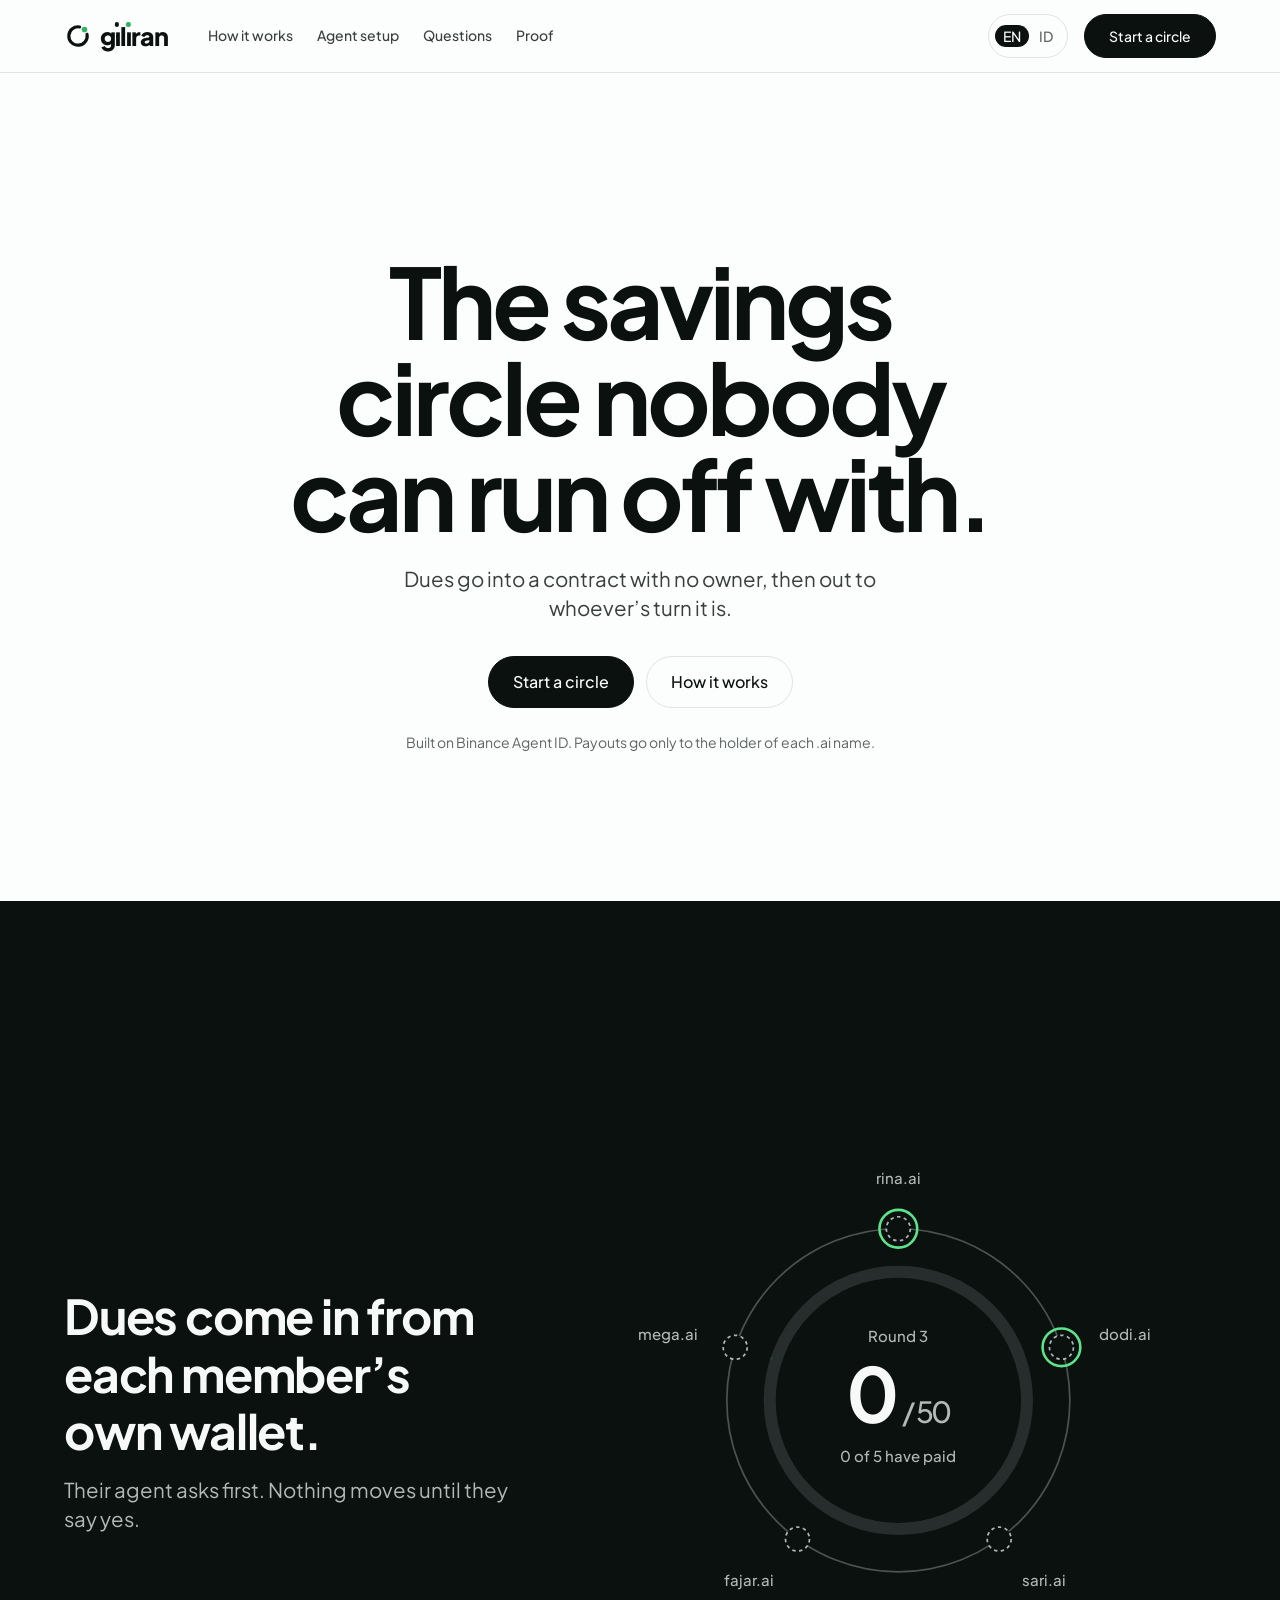
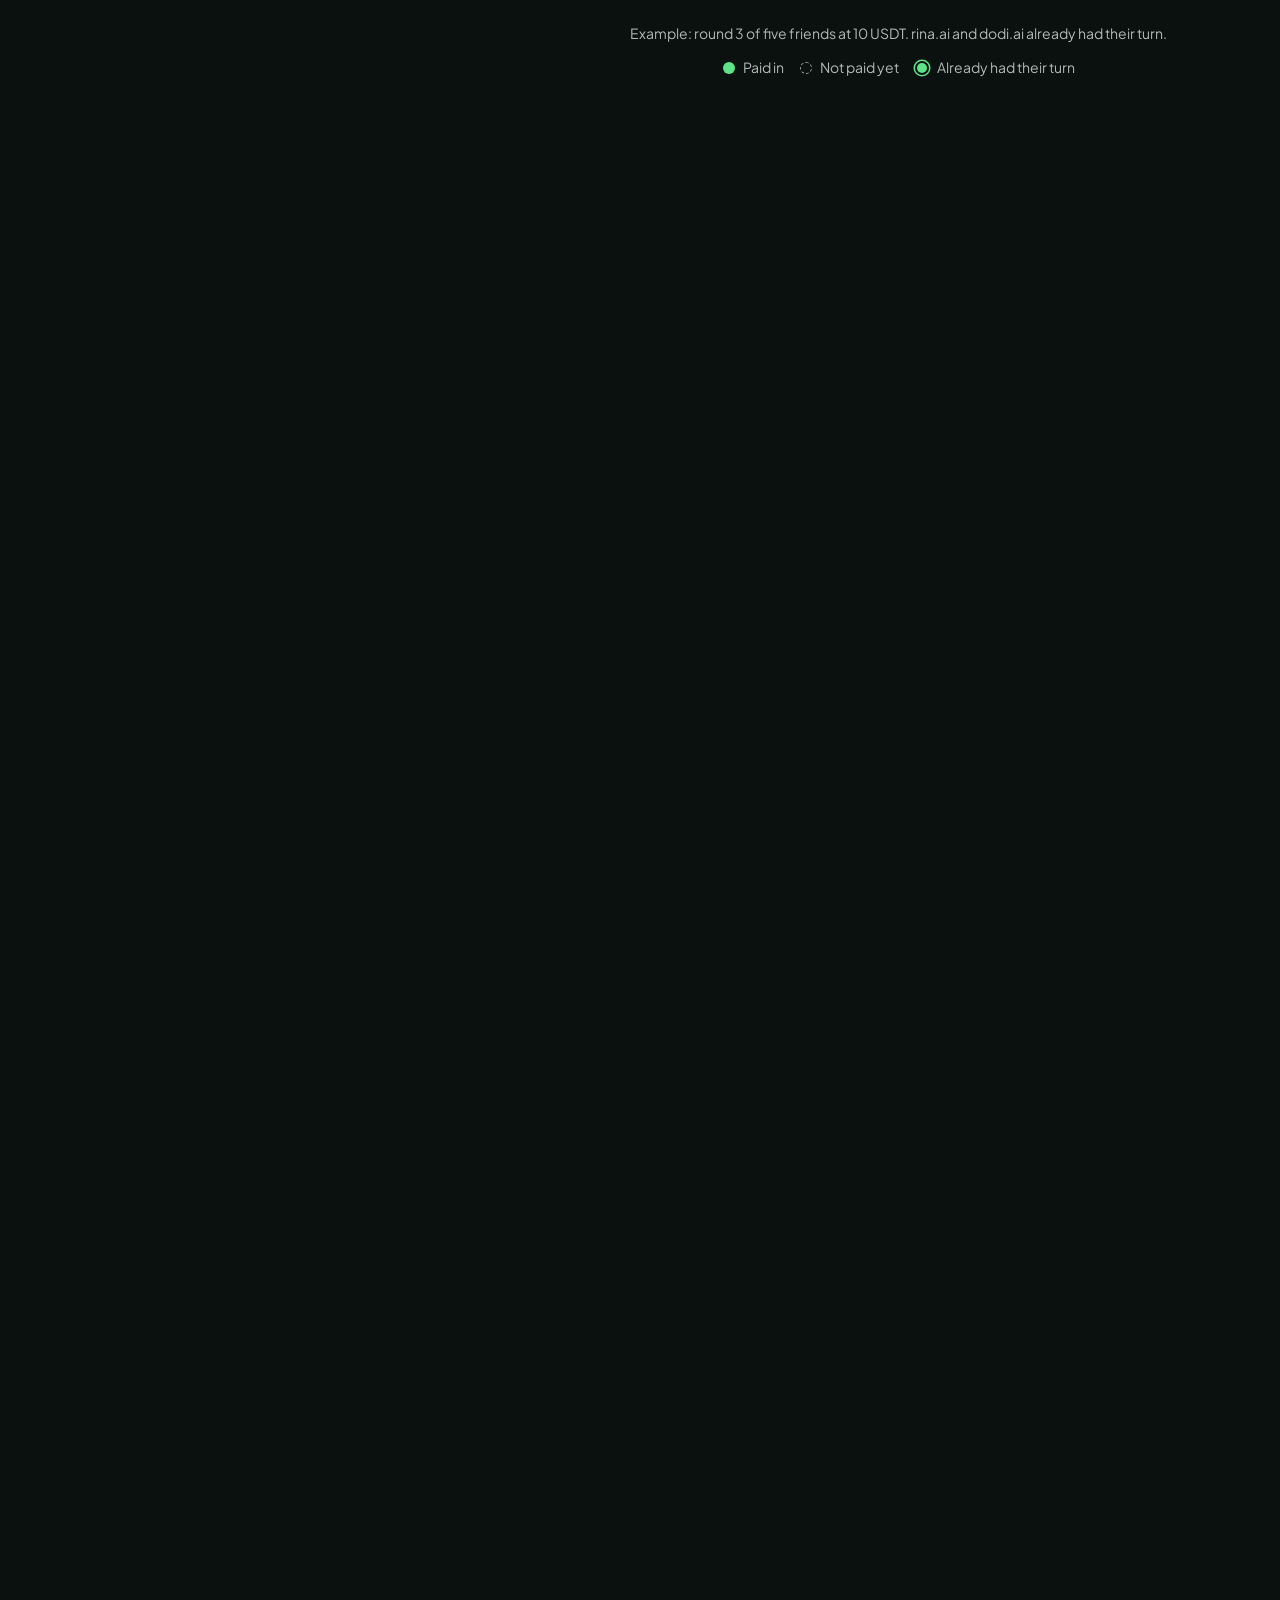
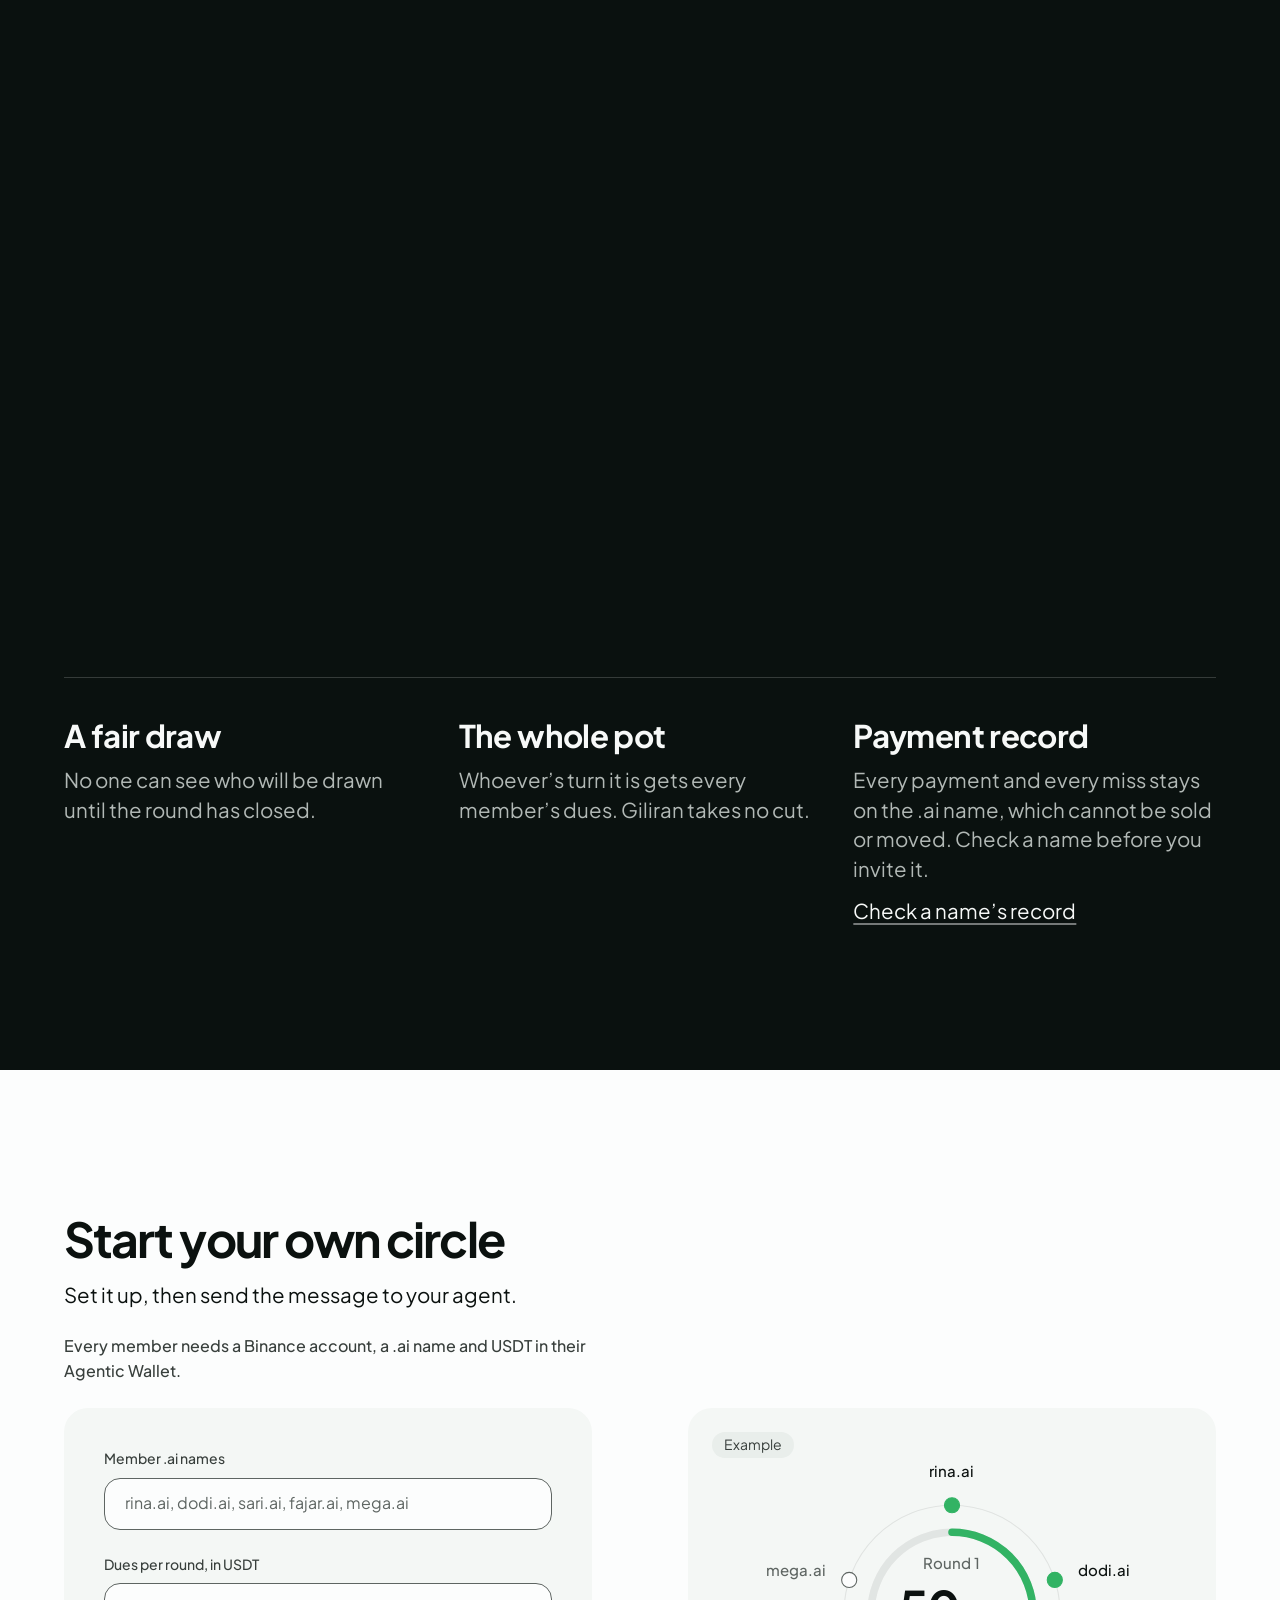
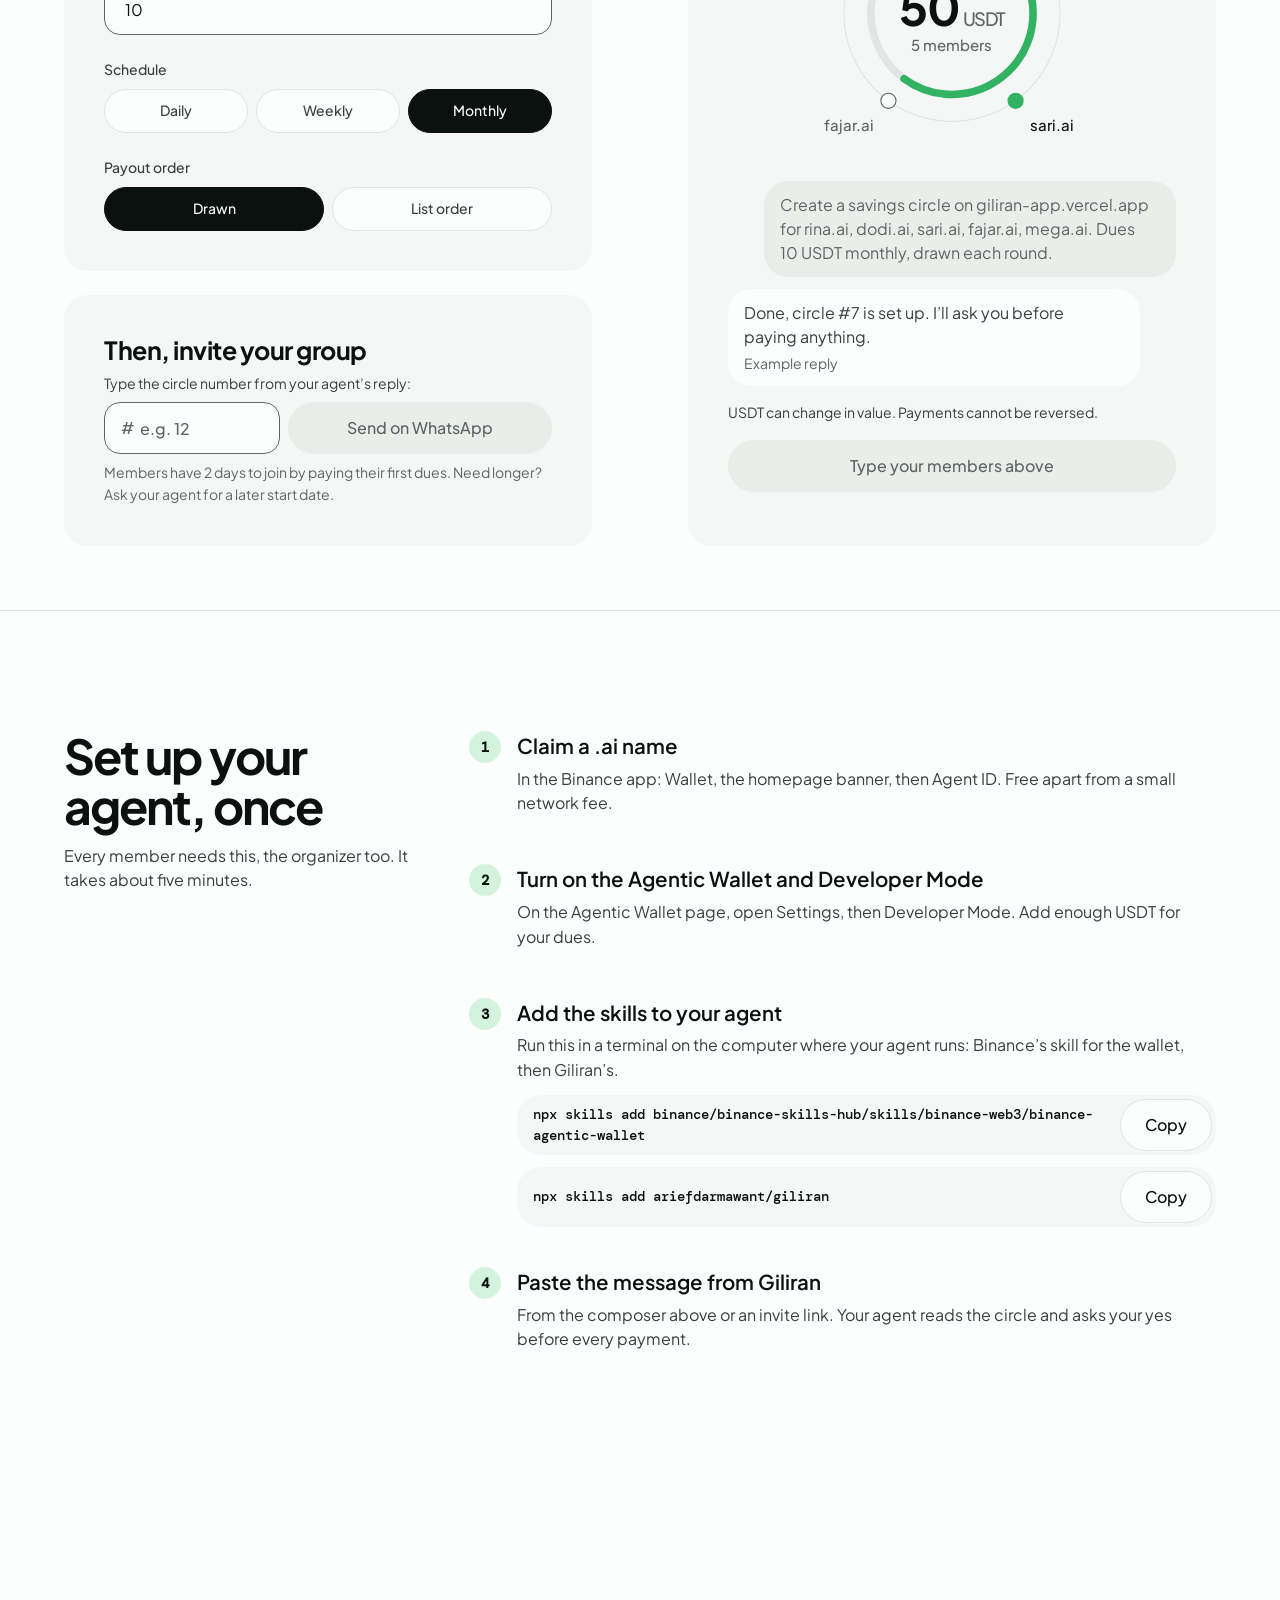
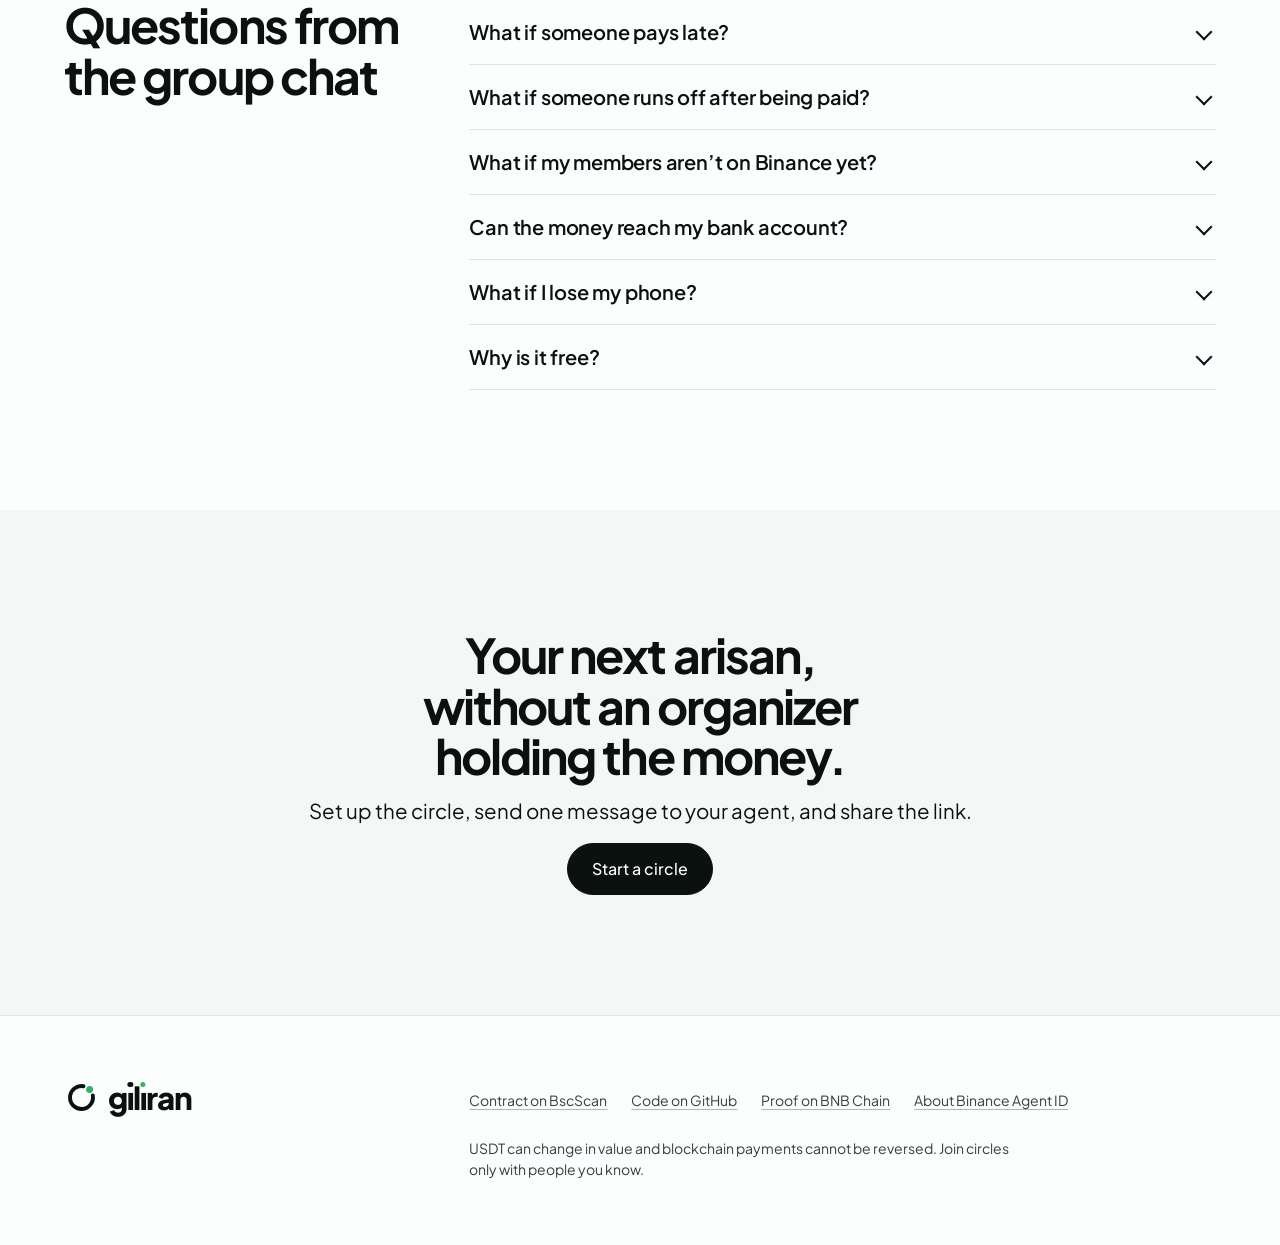
<file: site/index.html>
<!doctype html>
<html lang="en">
<head>
<meta charset="utf-8">
<meta name="viewport" content="width=device-width, initial-scale=1">
<title>Giliran, the savings circle nobody can run off with</title>
<meta name="description" content="Rotating savings circles (arisan) between Binance Agent ID .ai names on BNB Chain. Your agent pays each due from your Agentic Wallet after you say yes; each payout goes only to the holder of that round's name. Nobody holds the money.">
<link rel="icon" href="./icon.svg" type="image/svg+xml">
<link rel="preconnect" href="https://fonts.googleapis.com">
<link rel="preconnect" href="https://fonts.gstatic.com" crossorigin>
<link href="https://fonts.googleapis.com/css2?family=Plus+Jakarta+Sans:wght@400;500;700&family=DM+Mono:wght@400;500&display=swap" rel="stylesheet">
<link rel="stylesheet" href="./styles.css">
<script>document.documentElement.classList.add('js');</script>
</head>
<body>
<a class="skip" href="#main" data-i18n="skip">Langsung ke isi</a>

<header class="nav">
  <div class="container nav__row">
    <a class="nav__word wm" href="./" aria-label="Giliran, beranda"><svg class="wm__mark" viewBox="0 0 32 32" aria-hidden="true"><path class="wm__ring" d="M26.34 14.18 A10.5 10.5 0 1 1 17.82 5.66"/><circle class="wm__turn" cx="23.42" cy="8.58" r="3.2"/></svg><span class="wm__word" aria-hidden="true">g<span class="wm__i">ı</span>l<span class="wm__i wm__i--turn">ı</span>ran</span></a>
    <nav class="nav__links" aria-label="Utama">
      <a href="#cara" data-i18n="nav.how">Cara kerja</a>
      <a href="#agen" data-i18n="nav.setup">Siapkan agen</a>
      <a href="#tanya" data-i18n="nav.faq">Tanya jawab</a>
      <a href="./proof.html" data-i18n="nav.chain">Bukti</a>
      <p class="nav__sheet-note" data-i18n="f.risk">Nilai USDT bisa berubah dan transaksi di blockchain nggak bisa dibatalkan. Ikut arisan hanya dengan orang yang kamu kenal.</p>
      <a class="btn btn--primary nav__sheet-cta" href="#mulai" data-i18n="cta.start">Mulai arisan</a>
    </nav>
    <div class="nav__end">
      <button class="lang" type="button" data-lang-toggle aria-label="Switch to English">EN</button>
      <a class="btn btn--primary nav__cta" href="#mulai" data-i18n="cta.start">Mulai arisan</a>
      <button class="menu" type="button" data-menu aria-expanded="false" aria-label="Menu"><span></span><span></span></button>
    </div>
  </div>
</header>

<main id="main">
  <!-- 1. Hero: the promise, set big; it steps back as you scroll -->
  <section class="hero" aria-labelledby="hero-title">
    <div class="container hero__inner">
      <h1 id="hero-title" data-i18n="hero.title">Arisan yang nggak bisa dibawa kabur.</h1>
      <p class="lead" data-i18n="hero.lead">Semua iuran masuk ke kontrak tanpa pemilik, lalu cair ke yang dapat giliran.</p>
      <div class="hero__actions">
        <a class="btn btn--primary" href="#mulai" data-i18n="cta.start">Mulai arisan</a>
        <a class="btn hero__how" href="#cara" data-i18n="cta.how">Tunjukkan caranya</a>
      </div>
      <p class="hero__for" data-i18n="hero.for">Dibangun di atas Binance Agent ID. Uang cuma cair ke pemilik nama .ai.</p>
    </div>
  </section>

  <!-- An invitation (?c=<circle>) replaces the landing's sections; it sits after the hero so the page leads with the hero otherwise -->
  <section class="invite" data-invite hidden aria-labelledby="invite-title">
    <div class="container invite__grid">
      <div class="invite__text">
        <h1 id="invite-title" class="invite__title" data-invite-title>Kamu diundang ke arisan</h1>
        <dl class="invite__terms" data-invite-terms></dl>
        <svg class="ring ring--light ring--small chart" viewBox="-70 0 740 600" data-invite-ring aria-hidden="true"></svg>
        <p class="ring-legend" data-invite-legend></p>
        <p class="invite__joined" data-invite-joined></p>
        <ul class="invite__members" data-invite-members></ul>
      </div>
      <div class="invite__act">
        <h2 class="invite__act-title" data-i18n="i.joinTitle">Cara ikut</h2>
        <p class="invite__total" data-invite-total></p>
        <ol class="steps" data-invite-steps hidden></ol>
        <a class="invite__setup" href="./#agen" data-i18n="i.setup">Pertama kali? Siapkan agenmu</a>
        <div class="say">
          <p class="say__label" data-invite-say-label hidden data-i18n="i.sayLabel">Pesanmu</p>
          <p class="chat__me invite__say" data-invite-say hidden></p>
        </div>
        <button class="btn btn--primary" type="button" data-invite-copy hidden data-i18n="i.copy">Salin pesan untuk agen</button>
        <p class="result__risk" data-invite-risk hidden data-i18n="s.risk">USDT bisa naik turun. Pembayaran nggak bisa dibatalkan.</p>
        <p class="invite__note" data-invite-note role="status"></p>
        <button class="btn" type="button" data-invite-retry hidden data-i18n="i.retry">Coba lagi</button>
        <button class="btn invite__cal" type="button" data-invite-cal hidden data-i18n="i.cal">Masukkan jadwalnya ke kalender</button>
        <a class="btn invite__share" data-invite-share hidden href="" target="_blank" rel="noopener" data-i18n="i.share">Kirim undangan ke grup WA</a>
        <form class="invite__find" data-invite-find hidden><label for="find-c" data-i18n-dyn="findLabel">Nomor arisan</label><span class="share__num"><span aria-hidden="true">#</span><input id="find-c" name="c" type="text" inputmode="numeric" maxlength="6" autocomplete="off"></span><button class="btn btn--primary" type="submit">Buka</button></form>
        <a class="invite__about" href="./" data-i18n="i.about">Apa itu Giliran?</a>
      </div>
    </div>
  </section>

  <!-- 2. Where the money goes: a presentation. The ring zooms in, pins, and each beat of scroll moves the money -->
  <section class="money" id="cara" aria-labelledby="cara-title">
    <div class="container">
      <h2 id="cara-title" class="money__title" data-i18n="m.title">Siapa yang pegang uangnya? Kontrak tanpa pemilik.</h2>
    </div>
    <div class="money__track">
      <div class="money__stage" data-money-stage data-step="0">
        <ol class="money__stops">
          <li class="money__stop"><div><h3 data-i18n="m1.t">Tiap anggota bayar dari dompetnya sendiri.</h3><p data-i18n="m1.d">Agennya minta izin dulu. Uang baru pindah setelah dia bilang ya.</p></div></li>
          <li class="money__stop"><div><h3 data-i18n="m2.t">Kontrak yang memegang uangnya.</h3><p data-i18n="m2.d">Ketua nggak pernah memegangnya. Kontraknya nggak punya fungsi untuk menarik uang, buat siapa pun, termasuk pembuat Giliran.</p></div></li>
          <li class="money__stop"><div><h3 data-i18n="m3.t">Cair cuma ke yang dapat giliran.</h3><p data-i18n="m3.d">Kontrak bertanya ke registri Agent ID siapa pemilik sari.ai, lalu mengirim seluruh 50 USDT ke dompet itu.</p></div></li>
        </ol>
        <figure class="money__figure">
          <svg class="ring chart" viewBox="-70 0 740 600" role="img" aria-label="Contoh arisan lima orang" data-money-ring></svg>
          <p class="ring-legend money__key" data-money-key></p>
          <figcaption class="money__note" data-money-note data-i18n="m.note">Contoh: putaran ke-3, lima teman, iuran 10 USDT. rina.ai dan dodi.ai sudah dapat giliran.</figcaption>
        </figure>
      </div>
    </div>
    <div class="container">
      <ul class="money__facts">
        <li><b data-i18n="mf1.t">Kocokan yang adil</b><span data-i18n="mf1">Tak ada yang bisa lihat siapa yang keluar sampai kocokan ditutup.</span></li>
        <li><b data-i18n="mf2.t">Uang kocokan utuh</b><span data-i18n="mf2">Yang dapat giliran menerima iuran semua anggota. Giliran tidak memotong apa pun.</span></li>
        <li><b data-i18n="mf3.t">Riwayat bayar</b><span data-i18n="mf3">Setiap bayaran dan yang terlewat tercatat di nama .ai, yang tidak bisa dijual atau dipindah. Cek namanya sebelum mengajak.</span> <a href="./proof.html#riwayat" data-i18n="p4.link">Cek riwayat sebuah nama</a></li>
      </ul>
    </div>
  </section>

  <!-- 4. Start your own: the form, your circle, and the message for your agent -->
  <section class="start" id="mulai" aria-labelledby="mulai-title">
    <div class="container start__grid">
      <div class="start__intro">
        <h2 id="mulai-title" data-i18n="s.title">Mulai arisanmu sendiri</h2>
        <p class="lead" data-i18n="s.lead">Atur, lalu kirim pesannya ke agenmu.</p>
        <p class="needs" data-i18n="s.needsLine">Tiap anggota perlu akun Binance, nama .ai, dan USDT di Agentic Wallet-nya.</p>
      </div>
      <form class="composer" data-composer>
        <div class="field">
          <label for="f-members" data-i18n="s.members">Nama .ai anggota</label>
          <textarea id="f-members" name="members" rows="2" autocomplete="off" spellcheck="false" placeholder="rina.ai, dodi.ai, sari.ai, fajar.ai, mega.ai" aria-describedby="members-error"></textarea>
          <p class="field__error" id="members-error" data-members-error></p>
        </div>
        <div class="field">
          <label for="f-due" data-i18n="s.due">Besar iuran tiap putaran (USDT)</label>
          <input id="f-due" name="due" type="number" inputmode="decimal" min="0.01" max="100" step="0.01" value="10" aria-describedby="due-error">
          <p class="seg__hint" data-due-hint aria-live="polite"></p>
          <p class="field__error" id="due-error" data-due-error></p>
        </div>
        <fieldset class="seg">
          <legend data-i18n="s.every">Jadwal</legend>
          <div class="seg__row">
            <input type="radio" name="every" id="e1" value="daily"><label for="e1" data-i18n="s.daily">Harian</label>
            <input type="radio" name="every" id="e2" value="weekly"><label for="e2" data-i18n="s.weekly">Mingguan</label>
            <input type="radio" name="every" id="e3" value="monthly" checked><label for="e3" data-i18n="s.monthlyOpt">Bulanan</label>
          </div>
        </fieldset>
        <fieldset class="seg">
          <legend data-i18n="s.order">Urutan narik</legend>
          <div class="seg__row">
            <input type="radio" name="order" id="o1" value="draw" checked><label for="o1" data-i18n="s.draw">Dikocok</label>
            <input type="radio" name="order" id="o2" value="fixed"><label for="o2" data-i18n="s.fixed">Urutan daftar</label>
          </div>
        </fieldset>
      </form>
      <div class="share share--below">
          <p class="share__title" data-i18n="s.shareTitle">Lalu, undang grupmu</p>
          <label for="share-num" data-i18n="s.shareLabel">Tulis nomor arisan dari balasan agenmu:</label>
          <div class="share__row">
            <span class="share__num"><span aria-hidden="true">#</span><input id="share-num" data-share-num type="text" inputmode="numeric" pattern="[1-9][0-9]*" maxlength="14" autocomplete="off" placeholder="mis. 12"></span>
            <a class="btn" data-share-wa aria-disabled="true" target="_blank" rel="noopener" data-i18n="s.shareGo">Kirim ke WA</a>
          </div>
          <p class="field__error" data-share-error></p>
          <p class="share__next" data-share-next hidden><a class="share__open" data-share-open href="./"></a> <span data-share-join></span></p>
          <p class="share__window" data-i18n="s.window">Anggota punya 2 hari untuk ikut dengan membayar iuran pertama. Butuh lebih lama? Minta agenmu memakai tanggal mulai yang lain.</p>
        </div>

      <div class="result" data-result>
        <span class="result__tag" data-i18n="s.example">Contoh</span>
        <svg class="ring ring--light ring--small chart" viewBox="-70 20 740 560" data-composer-ring aria-label="Preview of your circle"></svg>
        <div class="chat" aria-label="Pesan untuk agenmu">
          <p class="chat__me" id="say" data-say></p>
          <p class="chat__agent"><span data-i18n="s.reply">Siap, arisan #7 sudah dibuat. Aku minta izinmu dulu sebelum bayar.</span><small data-i18n="s.replyNote">Contoh balasan</small></p>
        </div>
        <p class="result__risk" data-i18n="s.risk">USDT bisa naik turun. Pembayaran nggak bisa dibatalkan.</p>
        <div class="result__bar">
          <button class="btn btn--primary" type="button" data-copy data-i18n="s.copy">Salin pesan untuk agen</button>
        </div>
      </div>
    </div>
  </section>


  <section class="setup" id="agen" aria-labelledby="agen-title">
    <div class="container">
      <div class="setup__head">
        <h2 id="agen-title" data-i18n="a.title">Siapkan agenmu, sekali saja</h2>
        <p data-i18n="a.lead">Setiap anggota butuh ini, termasuk yang bikin arisan. Kira-kira lima menit.</p>
      </div>
      <ol class="setup__steps">
        <li><b data-i18n="a.s1.t">Klaim nama .ai</b><span data-i18n="a.s1">Di aplikasi Binance: Wallet, banner di beranda, lalu Agent ID. Gratis, cuma biaya jaringan kecil.</span></li>
        <li><b data-i18n="a.s2.t">Nyalakan Agentic Wallet dan Developer Mode</b><span data-i18n="a.s2">Di halaman Agentic Wallet, buka Settings, lalu Developer Mode. Isi USDT secukupnya untuk iuran.</span></li>
        <li><b data-i18n="a.s3.t">Pasang skill di agenmu</b><span data-i18n="a.s3">Jalankan di terminal komputer tempat agenmu berjalan: skill Binance untuk dompetnya, lalu skill Giliran.</span>
          <div class="cmd"><code>npx skills add binance/binance-skills-hub/skills/binance-web3/binance-agentic-wallet</code><button class="btn cmd__copy" type="button" data-copy-cmd data-i18n="a.copy">Salin</button></div>
          <div class="cmd" data-giliran-cmd hidden><code></code><button class="btn cmd__copy" type="button" data-copy-cmd data-i18n="a.copy">Salin</button></div>
          <p class="cmd cmd--soon" data-giliran-soon data-i18n="a.soon">Skill Giliran: perintah pasangnya segera muncul di sini.</p>
        </li>
        <li><b data-i18n="a.s4.t">Tempel pesan dari Giliran</b><span data-i18n="a.s4">Dari composer di atas atau dari link undangan. Agen membaca arisannya dan minta izinmu untuk setiap pembayaran.</span></li>
      </ol>
    </div>
  </section>

  <section class="faq" id="tanya" aria-labelledby="tanya-title">
    <div class="container">
      <h2 id="tanya-title" data-i18n="q.title">Yang biasanya ditanya di grup WA</h2>
      <div class="qa">
        <details class="qa__item">
          <summary><span data-i18n="q1.t">Kalau ada yang telat bayar?</span></summary>
          <p data-i18n="q1.d">Bayaran yang telat masih dihitung untuk putarannya selama putaran itu belum ditutup. Setelah batas waktu, pembayaran pertama dari siapa pun, atau siapa pun yang membuka kocokannya, menutup putaran itu; bayaran sesudahnya masuk ke putaran berikutnya dan yang terlewat tercatat di namanya. Iuran yang terlewat sebelum gilirannya dipotong dari uang nariknya dan dikirim ke yang kurang.</p>
        </details>
        <details class="qa__item">
          <summary><span data-i18n="q2.t">Kalau ada yang kabur setelah narik?</span></summary>
          <p data-i18n="q2.d">Arisan mana pun tidak bisa mencegahnya, di chain maupun tidak. Bedanya di Giliran: setiap iuran yang terlewat tercatat di nama .ai-nya selamanya, dan nama itu tidak bisa dijual atau dipindah, jadi dia tidak bisa mulai dari nol. Ajak orang yang riwayatnya sudah kamu cek.</p>
        </details>
        <details class="qa__item">
          <summary><span data-i18n="q3.t">Anggotaku belum punya Binance?</span></summary>
          <ol class="steps" data-i18n-list="q3.steps">
            <li>Pasang aplikasi Binance.</li>
            <li>Buka Wallet, klaim nama .ai (gratis, ada biaya jaringan kecil).</li>
            <li>Nyalakan Agentic Wallet, lalu Developer Mode di pengaturannya. Dengan Developer Mode, agenmu cuma bisa bayar yang kamu setujui, satu per satu.</li>
            <li>Pasang skill Giliran di agenmu, lalu tempel pesan dari link undangan. Agen minta izin untuk iuran arisan ini (uangnya tetap di dompetmu, diambil satu iuran tiap kamu bilang ya), lalu bayar iuran pertama.</li>
          </ol>
        </details>
        <details class="qa__item">
          <summary><span data-i18n="q4.t">Uangnya bisa masuk ke rekening bank?</span></summary>
          <p data-i18n="q4.d">Bisa, lewat Binance. Uang arisan masuk ke Agentic Wallet-mu dalam USDT; kirim ke akun Binance-mu, lalu tarik seperti biasa.</p>
        </details>
        <details class="qa__item">
          <summary><span data-i18n="q5.t">Kalau HP-ku hilang?</span></summary>
          <p data-i18n="q5.d">Giliranmu ikut nama .ai-mu, jadi ganti HP nggak mengubah apa pun. Masuk lagi ke Binance, agenmu kembali.</p>
        </details>
        <details class="qa__item">
          <summary><span data-i18n="q6.t">Kenapa gratis?</span></summary>
          <p data-i18n="q6.d">Kontraknya tanpa pemilik dan nggak memotong apa pun; yang dibayar cuma biaya jaringan BNB Chain yang kecil di tiap transaksi. Kode kontraknya terverifikasi dan bisa dibaca siapa pun, dengan lisensi MIT.</p>
        </details>
      </div>
    </div>
  </section>

  <!-- 6. A closing call to start -->
  <section class="closing" aria-labelledby="closing-title">
    <div class="container closing__inner">
      <h2 id="closing-title" data-i18n="c.title">Arisan berikutnya, tanpa ketua yang pegang uang.</h2>
      <p class="lead" data-i18n="c.lead">Atur arisannya, kirim satu pesan ke agenmu, lalu bagikan tautannya.</p>
      <a class="btn btn--primary" href="#mulai" data-i18n="cta.start">Mulai arisan</a>
    </div>
  </section>

</main>

<footer class="foot">
  <div class="container foot__grid">
    <p class="foot__word wm"><svg class="wm__mark" viewBox="0 0 32 32" aria-hidden="true"><path class="wm__ring" d="M26.34 14.18 A10.5 10.5 0 1 1 17.82 5.66"/><circle class="wm__turn" cx="23.42" cy="8.58" r="3.2"/></svg><span class="wm__word" aria-hidden="true">g<span class="wm__i">ı</span>l<span class="wm__i wm__i--turn">ı</span>ran</span><span class="visually-hidden">Giliran</span></p>
    <ul class="foot__links">
      <li data-contract hidden><a data-contract-link href="" data-i18n="f.contract">Kontrak di BscScan</a></li>
      <li data-repo hidden><a data-repo-link href="" data-i18n="f.code">Kode di GitHub</a></li>
      <li><a href="./proof.html" data-i18n="f.proof">Bukti di BNB Chain</a></li>
      <li><a href="https://www.binance.com/en/support/announcement/detail/95f5dbe0ea674a48a739b59e046648bf" data-i18n="f.agentId">Tentang Binance Agent ID</a></li>
    </ul>
    <p class="foot__risk" data-i18n="f.risk">Nilai USDT bisa berubah dan transaksi di blockchain nggak bisa dibatalkan. Ikut arisan hanya dengan orang yang kamu kenal.</p>
  </div>
</footer>

<script src="./config.js"></script>
<script src="./i18n.js"></script>
<script src="./ring.js"></script>
<script src="./calendar.js"></script>
<script src="./app.js"></script>
</body>
</html>
</file>
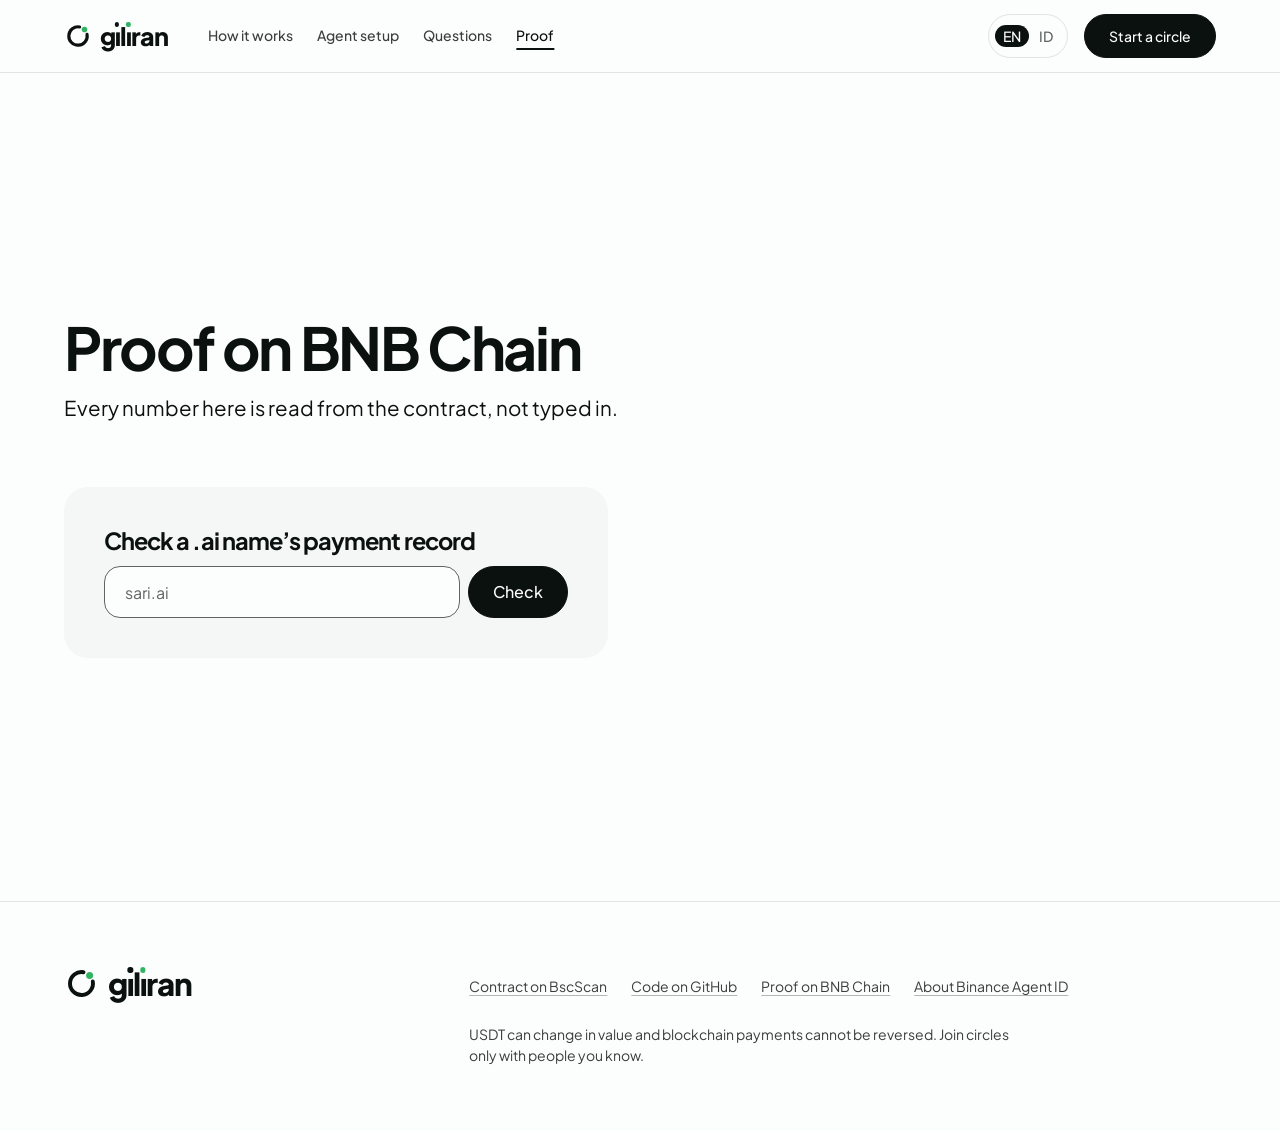
<file: site/proof.html>
<!doctype html>
<html lang="en">
<head>
<meta charset="utf-8">
<meta name="viewport" content="width=device-width, initial-scale=1">
<title>Giliran, proof on BNB Chain</title>
<meta name="description" content="Giliran's numbers, read straight from BNB Chain: circles created, Agent ID wallets that paid, payouts and every transaction.">
<link rel="icon" href="./icon.svg" type="image/svg+xml">
<link rel="preconnect" href="https://fonts.googleapis.com">
<link rel="preconnect" href="https://fonts.gstatic.com" crossorigin>
<link href="https://fonts.googleapis.com/css2?family=Plus+Jakarta+Sans:wght@400;500;700&family=DM+Mono:wght@400;500&display=swap" rel="stylesheet">
<link rel="stylesheet" href="./styles.css">
</head>
<body>
<header class="nav is-past-hero">
  <div class="container nav__row">
    <a class="nav__word wm" href="./" aria-label="Giliran, beranda"><svg class="wm__mark" viewBox="0 0 32 32" aria-hidden="true"><path class="wm__ring" d="M26.34 14.18 A10.5 10.5 0 1 1 17.82 5.66"/><circle class="wm__turn" cx="23.42" cy="8.58" r="3.2"/></svg><span class="wm__word" aria-hidden="true">g<span class="wm__i">ı</span>l<span class="wm__i wm__i--turn">ı</span>ran</span></a>
    <nav class="nav__links" aria-label="Utama"><a href="./#cara" data-p="navHow">Cara kerja</a><a href="./#agen" data-p="navSetup">Siapkan agen</a><a href="./#tanya" data-p="navFaq">Tanya jawab</a><a href="./proof.html" aria-current="page" data-p="navProof">Bukti</a><p class="nav__sheet-note" data-p="risk">Nilai USDT bisa berubah dan transaksi di blockchain nggak bisa dibatalkan. Ikut arisan hanya dengan orang yang kamu kenal.</p><a class="btn btn--primary nav__sheet-cta" href="./#mulai" data-p="cta">Mulai arisan</a></nav>
    <div class="nav__end"><button class="lang" type="button" data-lang-toggle aria-label="Switch to English">EN</button><a class="btn btn--primary nav__cta" href="./#mulai" data-p="cta">Mulai arisan</a><button class="menu" type="button" data-menu aria-expanded="false" aria-label="Menu"><span></span><span></span></button></div>
  </div>
</header>
<main id="main">
  <section class="proof" data-proof aria-labelledby="proof-title" aria-live="polite">
    <div class="container proof__grid">
      <div class="proof__head">
        <h1 id="proof-title" data-p="title">Bukti di BNB Chain</h1>
        <p class="lead" data-proof-note>Setiap angka di sini dibaca langsung dari kontrak, bukan diketik.</p>
      </div>
      <dl class="proof__stats" data-proof-stats></dl>
      <p class="proof__goal" data-proof-goal></p>
      <div class="proof__live">
        <figure class="proof__newest">
          <svg class="ring ring--light ring--small chart" viewBox="-70 0 740 600" data-proof-ring role="img"></svg>
          <p class="ring-legend" data-proof-legend></p>
          <figcaption data-proof-ring-cap></figcaption>
        </figure>
        <div class="proof__feed">
          <h2 data-p="payments">Transaksi terbaru</h2>
          <ul class="proof__payments" data-proof-payments></ul>
          <p class="proof__payments-note" data-proof-payments-note></p>
          <p><a data-proof-alltx href="" data-p="alltx">Semua transaksi di BscScan</a></p>
        </div>
      </div>
      <form class="proof__record" data-record aria-labelledby="riwayat-title" id="riwayat">
        <h2 id="riwayat-title" data-p="recordTitle">Cek riwayat bayar sebuah nama .ai</h2>
        <div class="proof__record-row">
          <label class="visually-hidden" for="record-name" data-p="recordLabel">Nama .ai</label>
          <input id="record-name" name="name" type="text" placeholder="sari.ai" autocomplete="off" spellcheck="false">
          <button class="btn btn--primary" type="submit" data-p="recordGo">Cek</button>
        </div>
        <p class="proof__record-out" data-record-out aria-live="polite"></p>
      </form>
      <div class="proof__list">
        <h2 data-p="circles">Arisan</h2>
        <ul class="proof__circles" data-proof-circles></ul>
        <p hidden><a data-proof-factory href="" data-p="factory">Kontrak Giliran, kode terverifikasi di BscScan</a></p>
      </div>
    </div>
  </section>
</main>
<footer class="foot">
  <div class="container foot__grid">
    <p class="foot__word wm"><svg class="wm__mark" viewBox="0 0 32 32" aria-hidden="true"><path class="wm__ring" d="M26.34 14.18 A10.5 10.5 0 1 1 17.82 5.66"/><circle class="wm__turn" cx="23.42" cy="8.58" r="3.2"/></svg><span class="wm__word" aria-hidden="true">g<span class="wm__i">ı</span>l<span class="wm__i wm__i--turn">ı</span>ran</span><span class="visually-hidden">Giliran</span></p>
    <ul class="foot__links">
      <li><a data-proof-contract href="" data-p="contract">Kontrak di BscScan</a></li>
      <li data-repo hidden><a data-repo-link href="" data-p="code">Kode di GitHub</a></li>
      <li><a href="./proof.html" data-p="footProof">Bukti di BNB Chain</a></li>
      <li><a href="https://www.binance.com/en/support/announcement/detail/95f5dbe0ea674a48a739b59e046648bf" data-p="agentId">Tentang Binance Agent ID</a></li>
    </ul>
    <p class="foot__risk" data-p="risk">Nilai USDT bisa berubah dan transaksi di blockchain nggak bisa dibatalkan. Ikut arisan hanya dengan orang yang kamu kenal.</p>
  </div>
</footer>
<script src="./config.js"></script>
<script src="./ring.js"></script>
<script src="./proof.js"></script>
</body>
</html>
</file>
<file: site/styles.css>
@import url("./tokens.css");
@import url("./base.css");

:root { --color-ring: oklch(68% 0.16 152); --nav-h: 72px; --shadow-key: 0 1px 2px oklch(30% 0.03 165 / 0.12); --color-field: oklch(17% 0.012 170); --color-field-2: oklch(24% 0.014 170); --color-on-field: oklch(98% 0.003 160); --color-on-field-2: oklch(78% 0.01 165); }

.mono { font-family: var(--font-outlier); font-variant-numeric: tabular-nums; }
.idr { color: var(--color-muted); }

.skip { position: absolute; left: var(--space-md); top: calc(-1 * var(--space-3xl)); z-index: var(--z-toast); padding: var(--space-xs) var(--space-md); border-radius: var(--radius-input); background: var(--color-ink); color: var(--color-paper); }
.skip:focus-visible { top: var(--space-md); }

/* controls */
.btn { display: inline-flex; align-items: center; justify-content: center; min-height: 52px; padding: 0 var(--space-lg); border: 1px solid var(--color-rule); border-radius: var(--radius-pill); background: var(--color-paper); color: var(--color-ink); font: 500 var(--text-md)/1 var(--font-body); white-space: nowrap; text-decoration: none; cursor: pointer; transition: background-color var(--dur-short) var(--ease-out), border-color var(--dur-short) var(--ease-out), transform var(--dur-micro) var(--ease-out); }
@media (hover: hover) { .btn:hover { background: var(--color-paper-2); border-color: var(--color-muted); } }
.btn:active { transform: translateY(1px); }
.btn:focus-visible { outline: 2px solid var(--color-focus); outline-offset: 3px; }
.btn:disabled { opacity: 1; cursor: not-allowed; transform: none; }
.btn--primary:disabled, .btn--primary:disabled:hover { border-color: transparent; background: var(--color-paper-3); color: var(--color-muted); white-space: normal; text-align: center; line-height: 1.3; }
.btn--primary { border-color: var(--color-ink); background: var(--color-ink); color: var(--color-paper); }
@media (hover: hover) { .btn--primary:hover { border-color: oklch(8% 0.01 170); background: oklch(8% 0.01 170); } }
.btn--light { border-color: var(--color-on-field); background: var(--color-on-field); color: var(--color-ink); }
@media (hover: hover) { .btn--light:hover { border-color: var(--color-accent-soft); background: var(--color-accent-soft); } }
.btn--ghost { border-color: color-mix(in oklab, var(--color-on-field) 45%, transparent); background: transparent; color: var(--color-on-field); }
@media (hover: hover) { .btn--ghost:hover { border-color: var(--color-on-field); background: var(--color-field-2); } }

a { color: inherit; text-decoration-color: color-mix(in oklab, var(--color-ink) 30%, transparent); text-underline-offset: 0.2em; transition: text-decoration-color var(--dur-short) var(--ease-out); }
a:hover { text-decoration-color: var(--color-accent); }

/* nav: edge-aligned */
.nav { position: sticky; top: 0; z-index: var(--z-sticky-nav); border-bottom: 1px solid var(--color-rule); background: var(--color-paper); }
.nav__row { display: flex; align-items: center; gap: var(--space-xl); min-height: var(--nav-h); }
.nav__word { font: 700 var(--text-xl)/1 var(--font-display); letter-spacing: var(--tracking-display); text-decoration: none; }
/* the logo: an open ring with one member on it, next in turn; the second i's dot is that member */
.wm { display: inline-flex; align-items: center; gap: 0.3em; color: inherit; font-weight: 800; letter-spacing: -0.035em; }
.wm__mark { flex: none; width: 1.12em; height: 1.12em; }
.wm__ring { fill: none; stroke: currentColor; stroke-width: 3.6; stroke-linecap: round; }
.wm__turn { fill: var(--color-ring); }
.wm__word { line-height: 1; }
.wm__i { position: relative; }
.wm__i::after { content: ""; position: absolute; left: 50%; top: 0.115em; width: 0.17em; height: 0.17em; border-radius: 50%; background: currentColor; transform: translateX(-50%); }
.wm__i--turn::after { background: var(--color-ring); }
.nav.is-dark .wm__turn { fill: var(--color-money); } .nav.is-dark .wm__i--turn::after { background: var(--color-money); }
.nav__links { display: flex; gap: var(--space-lg); margin-right: auto; font-size: var(--text-sm); font-weight: 500; }
.nav__links a { text-decoration: none; color: var(--color-ink-2); }
.nav__links a:hover, .nav__links a[aria-current="page"] { color: var(--color-ink); }
.nav__links a[aria-current="page"] { text-decoration: underline; text-decoration-thickness: 2px; text-underline-offset: 0.5em; }
.nav__end { display: flex; align-items: center; gap: var(--space-md); }
.nav__end .btn { min-height: 44px; font-size: var(--text-sm); }
.lang { display: inline-flex; align-items: center; gap: 2px; min-height: 44px; padding: 0 6px; border: 1px solid var(--color-rule); border-radius: var(--radius-pill); background: transparent; color: var(--color-ink-2); font: 500 var(--text-sm)/1 var(--font-body); cursor: pointer; transition: background-color var(--dur-short) var(--ease-out); }
@media (hover: hover) { .lang:hover { background: var(--color-paper-2); } }
.lang:active { background: var(--color-paper-3); }
.lang:focus-visible { outline: 2px solid var(--color-focus); outline-offset: 2px; }
.lang:disabled { opacity: 0.55; cursor: not-allowed; }

.hero { display: grid; align-items: center; min-height: calc(100dvh - var(--nav-h)); padding-block: var(--space-2xl); box-sizing: border-box; }
.hero h1 { max-width: 14ch; }
.hero .lead { color: var(--color-ink-2); max-width: 34ch; }
.hero__actions { display: flex; flex-wrap: wrap; gap: var(--space-sm); margin-top: var(--space-xs); }
.hero__for { max-width: 44ch; font-size: var(--text-sm); line-height: 1.5; color: var(--color-muted); }

/* hero: the promise set big and centred */
.hero { display: grid; place-items: center; min-height: calc(100svh - var(--nav-h)); padding-block: var(--space-3xl) var(--space-2xl); text-align: center; }
.hero__inner { display: grid; justify-items: center; gap: var(--space-lg); }
.hero h1 { max-width: 13ch; font-size: clamp(3rem, 6.4vw + 1rem, 7.25rem); line-height: 0.98; }
.hero .lead { color: var(--color-ink-2); max-width: 36ch; }
.hero__actions { display: flex; flex-wrap: wrap; justify-content: center; gap: var(--space-sm); margin-top: var(--space-xs); }
.hero__for { max-width: 48ch; font-size: var(--text-sm); line-height: 1.5; color: var(--color-muted); }

/* the presentation: dark, full bleed; the ring zooms in, pins, and the money moves one beat per screen of scroll */
.money { padding-top: var(--space-3xl); background: var(--color-field); color: var(--color-on-field); }
.money__title { margin: 0 auto var(--space-md); max-width: 15ch; text-align: center; color: var(--color-on-field); font-size: var(--text-display-s); }
.money__title { position: absolute; width: 1px; height: 1px; overflow: hidden; clip-path: inset(50%); white-space: nowrap; }
.money__track { --side: max(var(--gutter), calc((100% - var(--container)) / 2 + var(--gutter))); height: 320dvh; view-timeline-name: --money; }
.money__stage { position: sticky; top: var(--nav-h); height: calc(100dvh - var(--nav-h)); display: grid; grid-template-columns: minmax(0, 5fr) minmax(0, 7fr); align-items: center; gap: var(--space-2xl); padding-inline: var(--side); }
.money__figure { display: grid; justify-items: center; gap: 0; margin: 0; }
@media (min-width: 60.01rem) { .money__note { margin-top: -3.5rem; } }
.money__figure .ring { width: min(100%, 92dvh, 860px); }
.money__note { text-wrap: balance; text-align: center; font-size: var(--text-sm); color: var(--color-on-field-2); }
.money__stops { display: grid; margin: 0; padding: 0; list-style: none; }
.money__stops > li { width: min(100%, 30rem); grid-area: 1 / 1; display: grid; align-content: center; gap: var(--space-md); max-width: 30rem; opacity: 0; transform: translateY(24px); visibility: hidden; transition: opacity 160ms var(--ease-in), transform 200ms var(--ease-in), visibility 0s linear 200ms; }
.money__stops > li.is-past { transform: translateY(-24px); }
.money__stops > li.is-on { opacity: 1; transform: none; visibility: visible; transition: opacity 420ms var(--ease-out) 180ms, transform 520ms var(--ease-out) 180ms, visibility 0s; }
html:not(.js) .money__stops > li { opacity: 1; visibility: visible; transform: none; position: static; }
.money__stops > li > div { display: grid; gap: var(--space-md); }
.money__stops h3 { max-width: 18ch; text-wrap: balance; font-size: var(--text-section); letter-spacing: -0.025em; color: var(--color-on-field); }
.money__stops p { font-size: var(--text-lead); line-height: 1.45; color: var(--color-on-field-2); }
.money__stops code { color: var(--color-money); font-size: 0.9em; }
.money-c { opacity: 0; transition: opacity 160ms var(--ease-in); }
.money-c.is-on { opacity: 1; transition: opacity 380ms var(--ease-out) 180ms; }
.ring__seal { display: none; fill: none; stroke: var(--color-on-field); stroke-width: 10; stroke-linecap: round; stroke-dasharray: 1 1; stroke-dashoffset: 1; opacity: 0; transition: filter var(--dur-long) var(--ease-out); }
.ring__seal.is-closed { filter: drop-shadow(0 0 3px color-mix(in oklab, var(--color-money) 60%, transparent)); }
.ring__amount { font-variant-numeric: tabular-nums; }
.ring--many .node text { display: none; }
@media (max-width: 40rem) { .ring--small .node text { display: none; } .invite .ring, .proof__newest .ring, .result .ring--small { width: min(100%, 280px); } }
.money .ring__meter { transition: stroke-dasharray 260ms var(--ease-out); }
.money .ring__pointer { stroke-dasharray: 1 1; stroke-dashoffset: 1; }
.money .ring.is-locked .node circle, .money .ring.is-locked .node text { opacity: 0.35; transition: opacity var(--dur-long) var(--ease-out); }
.money .ring__meter.is-held { stroke: color-mix(in oklab, var(--color-money) 45%, var(--color-field)); }
.money .node.is-target circle { fill: var(--color-money); stroke: var(--color-on-field); stroke-width: 3; transform: scale(1.3); }
.money .node--drawn circle { fill: var(--color-money); stroke: var(--color-money); transform: scale(1.6); filter: drop-shadow(0 0 4px color-mix(in oklab, var(--color-money) 60%, transparent)); }
.money .node--drawn text { fill: var(--color-money); }
.money__facts { display: grid; grid-template-columns: repeat(3, minmax(0, 1fr)); gap: var(--gap-columns); margin: 0; padding: var(--space-xl) 0 var(--section-gap); list-style: none; border-top: 1px solid color-mix(in oklab, var(--color-on-field) 18%, transparent); }
.money__facts li { display: grid; align-content: start; gap: var(--space-sm); font-size: var(--text-lead); line-height: 1.45; color: var(--color-on-field-2); }
.money__facts b { font: 700 var(--text-2xl)/1.15 var(--font-display); letter-spacing: -0.02em; color: var(--color-on-field); }
.money__facts a { justify-self: start; color: var(--color-on-field); text-decoration: underline; text-decoration-color: color-mix(in oklab, var(--color-on-field) 45%, transparent); }
.money a:focus-visible { outline-color: var(--color-money); }
@media (max-width: 60rem) {
  .money__stage { grid-template-columns: minmax(0, 1fr); grid-template-rows: auto auto; align-content: center; align-items: start; gap: var(--space-lg); padding-block: var(--space-sm); }
  .money__figure { display: contents; }
  .money__figure .ring { order: -2; justify-self: center; }
  .money__note { order: 1; width: auto; max-width: none; text-align: left; text-wrap: pretty; margin-top: calc(-1 * var(--space-sm)); }
  .proof__newest { gap: var(--space-md); }
  .money__figure .ring { width: min(92vw, 50dvh); }
  .money .node text { display: none; } .money .node--drawn text, .money .node--next text { display: inline; }
  .money__stops > li { align-content: start; max-width: none; }
  .money__stops { min-height: 9.5rem; }
  .money__stops h3 { font-size: var(--text-2xl); max-width: 20ch; }
  .money__stops p { font-size: var(--text-md); }
  .money__facts { grid-template-columns: minmax(0, 1fr); gap: var(--space-xl); }
  .money__facts li { font-size: var(--text-md); }
  .money__facts b { font-size: var(--text-xl); }
  .share__row { flex-wrap: wrap; }
  .share__row > * { flex: 1 1 100%; width: 100%; }
  .money__facts li + li { padding-top: var(--space-xl); border-top: 1px solid color-mix(in oklab, var(--color-on-field) 14%, transparent); }
}
/* scroll-driven, in browsers that have it: the ring zooms in as the presentation arrives. Elsewhere, or with reduced
   motion, both simply stand still. */
@supports (animation-timeline: view()) {
  @media (prefers-reduced-motion: no-preference) {
    .money__figure .ring { animation: stage-in linear both; animation-timeline: --money; animation-range: entry 0% entry 75%; }
  }
}
@keyframes stage-in { from { opacity: 0.15; transform: scale(0.62); } to { opacity: 1; transform: none; } }

.nav { transition: background-color var(--dur-short) var(--ease-out), border-color var(--dur-short) var(--ease-out); }
.nav.is-dark { border-color: transparent; background: var(--color-field); }
.nav.is-dark .nav__word, .nav.is-dark .nav__links a, .nav.is-dark .lang { color: var(--color-on-field); }
@media (hover: hover) { .nav.is-dark .lang:hover { background: var(--color-field-2); } }
.nav.is-dark .btn--primary { border-color: var(--color-on-field); background: var(--color-on-field); color: var(--color-ink); }

/* smooth, everywhere it can be: in-page links glide, the language switch cross-fades, sections rise in as they
   scroll into view. Without support, or with reduced motion, everything is simply there. */
:root { interpolate-size: allow-keywords; --lang-fade: 280ms; }
@media (prefers-reduced-motion: no-preference) { html { scroll-behavior: smooth; } }
::view-transition-old(root), ::view-transition-new(root) { animation-duration: 200ms; animation-timing-function: var(--ease-out); }
.lang span { padding: 4px 8px; border-radius: var(--radius-pill); color: var(--color-muted); }
.lang span.is-on { background: var(--color-ink); color: var(--color-paper); }
.nav.is-dark .lang span.is-on { background: var(--color-on-field); color: var(--color-ink); }
.nav.is-dark .lang span:not(.is-on) { color: var(--color-on-field-2); }
.say { display: grid; gap: var(--space-2xs); }
.nav__sheet-cta, .nav__sheet-note { display: none; }
.nav__cta { transition: opacity var(--dur-short) var(--ease-out); }

html { scroll-padding-top: var(--nav-h); }
@supports (animation-timeline: view()) {
  @media (prefers-reduced-motion: no-preference) {
    .money__title, .money__facts li, .start h2, .start .lead, .needs, .faq h2, .qa__item, .foot__grid > * {
      animation: rise linear both; animation-timeline: view(); animation-range: entry 0% entry 55%;
    }
  }
}
@keyframes rise { from { opacity: 0; transform: translateY(32px); } to { opacity: 1; transform: none; } }

/* the ring: the circle's members, this kocokan's money in the middle */
.ring { width: min(100%, 600px); height: auto; overflow: visible; }
.ring__track { fill: none; stroke: color-mix(in oklab, var(--color-on-field) 28%, transparent); stroke-width: 2; }
.ring__meter-track { fill: none; stroke: color-mix(in oklab, var(--color-on-field) 12%, transparent); stroke-width: 14; }
.ring__meter { fill: none; stroke: var(--color-money); stroke-width: 14; stroke-linecap: round; transition: stroke-dasharray 900ms var(--ease-out); }
.node circle { fill: var(--color-field); stroke: var(--color-on-field); stroke-width: 2; }
.node--paid circle { fill: var(--color-money); stroke: var(--color-money); }
.node--due circle { stroke-dasharray: 4 4; stroke: color-mix(in oklab, var(--color-on-field) 70%, transparent); }
.node .node__core { fill: var(--color-field); stroke: none; }
.node text { fill: var(--color-on-field); font: 500 19px var(--font-body); }
.node--due text { fill: var(--color-on-field-2); }
.ring__k { fill: var(--color-on-field-2); font: 500 18px var(--font-body); }
.ring__amount { fill: var(--color-on-field); font: 700 88px var(--font-display); letter-spacing: -0.03em; }
.ring__of { fill: var(--color-on-field-2); font-size: 34px; font-weight: 500; }
.ring__unit { fill: var(--color-on-field-2); font: 500 18px var(--font-body); }
.ring__when { fill: var(--color-money); font: 500 18px var(--font-body); }
.ring__idr { fill: var(--color-on-field-2); font: 400 16px var(--font-outlier); }
.ring__pointer { stroke: var(--color-money); stroke-width: 4; stroke-linecap: round; }
.node circle { transform-box: fill-box; transform-origin: center; transition: fill var(--dur-long) var(--ease-out), stroke var(--dur-long) var(--ease-out), transform var(--dur-long) var(--ease-out); }
.node--drawn circle { fill: var(--color-on-field); stroke: var(--color-on-field); transform: scale(1.3); }
.node--drawn text { font-weight: 700; }


/* money on the move: payments travel into the contract, the pot travels out to the round's name */
.flow__dot { fill: var(--color-money); }
.ring--light .flow__dot { fill: var(--color-ring); }
.flow__dot--pot { fill: var(--color-on-field); }
.ring--light .flow__dot--pot { fill: var(--color-ink); }


/* the ring on paper */
.ring--light .ring__track { stroke: var(--color-rule); }
.ring--light .ring__meter-track { stroke: color-mix(in oklab, var(--color-ink) 8%, transparent); }
.ring--light .ring__meter { stroke: var(--color-ring); }
.ring--light .ring__held { fill: none; stroke: var(--color-ink); stroke-width: 14; }
.ring--light .ring__pointer { stroke: var(--color-accent-deep); stroke-width: 3; stroke-linecap: round; }
.ring--light .node circle { fill: var(--color-paper); stroke: var(--color-ink); }
.ring--light .node--paid circle { fill: var(--color-ring); stroke: var(--color-ring); }
/* a dot's initial: shown only where the names are hidden (phones, big circles) */
.ring .node .node__i { display: none; font-size: 15px; font-weight: 700; text-anchor: middle; dominant-baseline: central; fill: var(--color-ink); pointer-events: none; }
.money .node--paid .node__i { fill: var(--color-field); } .money .node--due .node__i { fill: var(--color-on-field); }
.ring--many .node .node__i { display: inline; }
/* received a payout: a thin ring around the dot, the same on every page */
.ring .node circle.node__halo { fill: none; stroke: var(--color-ring); stroke-width: 3; stroke-dasharray: none; transform: none; filter: none; }
.money .node circle.node__halo { stroke: var(--color-money); }
.ring--many .node circle.node__halo { r: 30px; }
@media (max-width: 40rem) { .ring--small .node circle.node__halo { r: 32px; } }
.ring .node .node__i.node__i--2 { font-size: 12px; } .ring--many .node .node__i.node__i--2 { font-size: 15px; }
@media (max-width: 40rem) { .ring--small .node .node__i.node__i--2 { font-size: 17px; } .money .node .node__i.node__i--2 { font-size: 14px; } }
.ring--many .node .node__i { font-size: 22px; } .ring--many .node .node__i.node__i--2 { font-size: 18px; }
/* phones: a few short names are shown in full, like on desktop */
@media (max-width: 40rem) {
  .ring--small.ring--named .node > circle:first-child { r: 14px; } .ring--small.ring--named .node circle.node__halo { r: 22px; }
  .ring--small.ring--named .node .node__i { display: none; } .ring--small.ring--named .node text:not(.node__i) { display: inline; }
  .invite .ring.ring--named, .proof__newest .ring.ring--named { width: min(100%, 340px); } .result .ring--small.ring--named { width: min(100%, 320px); }
}
/* the landing ring's key, on the dark stage */
.money .money__key { color: var(--color-on-field-2, color-mix(in oklab, var(--color-on-field) 70%, transparent)); font-size: var(--text-sm); }
.money__key .key--paid::before { background: var(--color-money); } .money__key .key--due::before { border-color: color-mix(in oklab, var(--color-on-field) 60%, transparent); }
.money__key .key--received::before { background: var(--color-money); box-shadow: 0 0 0 2px var(--color-field), 0 0 0 3.5px var(--color-money); }
/* the key under a ring: each state with the dot it means */
.ring-legend { display: flex; flex-wrap: wrap; justify-content: center; gap: var(--space-2xs) var(--space-md); }
.key { display: inline-flex; align-items: center; gap: 8px; white-space: nowrap; }
.key::before { content: ""; flex: none; box-sizing: border-box; width: 12px; height: 12px; border-radius: 50%; }
.key--paid::before { background: var(--color-ring); }
.key--due::before { border: 1.5px dashed var(--color-muted); }
.key--received::before { width: 10px; height: 10px; margin: 0 2px; background: var(--color-ring); box-shadow: 0 0 0 2px var(--color-paper-2), 0 0 0 3.5px var(--color-ring); }
/* with an initial inside, a light ring's dot is big enough to read it */
.ring--many .node > circle:first-child { r: 22px; } .ring--many .node .node__i { font-size: 20px; }
@media (max-width: 40rem) { .ring--small .node > circle:first-child { r: 24px; } .ring--small .node .node__i { font-size: 22px; } }
@media (max-width: 40rem) { .money .node .node__i, .ring--small .node .node__i { display: inline; } .money .node__core { display: none; } }
.ring--light .node--due circle { stroke: var(--color-muted); }
.ring--light .node .node__core { fill: var(--color-paper); }
.ring--light .node text { fill: var(--color-ink); }
.ring--light .node--due text { fill: var(--color-muted); }
.ring--light .node--drawn circle { fill: var(--color-accent-deep); stroke: var(--color-accent-deep); }
.ring--light .node--drawn text { font-weight: 700; }

.ring--light .node__core { display: none; }
.ring--light .node--late circle { fill: var(--color-paper); stroke: var(--color-muted); stroke-dasharray: 4 4; }
.ring--light .node--late text { fill: var(--color-ink); text-decoration: underline; text-decoration-color: var(--color-muted); }
.ring--light .ring__k, .ring--light .ring__unit { fill: var(--color-muted); }
.ring--light .ring__amount { fill: var(--color-ink); }
.ring--light .ring__of { fill: var(--color-muted); }
.ring--light .ring__when { fill: var(--color-accent-deep); }
.ring--light .ring__idr { fill: var(--color-muted); }
.ring--light .ring__meter, .ring--light .ring__held { transition: stroke-dasharray var(--dur-long) var(--ease-out), stroke-dashoffset var(--dur-long) var(--ease-out); }
.ring--small { width: min(100%, 340px); justify-self: center; margin-inline: var(--space-xl); }
.ring--small .node text { font-size: 34px; }
.ring--small .ring__k, .ring--small .ring__when { font-size: 30px; }
.ring--small .ring__unit, .ring--small .ring__idr { font-size: 30px; }


/* start your own */
.start { padding-block: var(--section-gap) var(--space-2xl); }
.start__grid { display: grid; grid-template-columns: repeat(2, minmax(0, 1fr)); gap: var(--space-2xl) var(--space-3xl); align-items: start; }
.start__intro { grid-column: 1 / -1; display: grid; gap: var(--space-md); }
.composer { display: grid; align-content: start; gap: var(--space-lg); padding: var(--space-xl); border-radius: var(--radius-card); background: var(--color-paper-2); }
.field { display: grid; gap: var(--space-xs); }
.field label, .seg legend { font-size: var(--text-sm); font-weight: 500; color: var(--color-ink-2); }
.field textarea, .field input { min-height: 52px; padding: var(--space-sm) var(--space-md); resize: vertical; field-sizing: content; font-family: var(--font-body); line-height: 1.5; border: 1px solid var(--color-muted); border-radius: var(--radius-input); background: var(--color-paper); color: var(--color-ink); font-size: var(--text-md); outline: 2px solid transparent; outline-offset: -3px; }
.field input { height: 52px; padding-block: 0; padding-inline: 20px; border-radius: 16px; }
.field input[type="number"] { appearance: textfield; -moz-appearance: textfield; }
.field input[type="number"]::-webkit-inner-spin-button, .field input[type="number"]::-webkit-outer-spin-button { -webkit-appearance: none; margin: 0; }
.share__row .share__num { flex: 0 0 11rem; }
.share__row .btn { flex: 1 1 auto; }
@media (max-width: 40rem) { .share__row .share__num, .share__row .btn { flex: 1 1 100%; } .start .share { display: flex; flex-direction: column; } .start .share .share__row { display: contents; } .start .share__num { order: 3; } .start .share [data-share-error] { order: 4; } .start .share__row .btn { order: 5; } .start .share__next { order: 6; } .start .share__window { order: 7; } .invite__find .share__num, .invite__find .btn { flex: 1 1 100%; } }
.field textarea { border-radius: 16px; padding-inline: 20px; resize: none; }
.field textarea:focus-visible, .field input:focus-visible { outline-color: var(--color-focus); }
.seg { margin: 0; padding: 0; border: 0; min-width: 0; }
.seg legend { margin-bottom: var(--space-xs); padding: 0; }
.seg__row { display: grid; grid-auto-flow: column; grid-auto-columns: minmax(0, 1fr); gap: var(--space-xs); }
.seg input { position: absolute; opacity: 0; width: 1px; height: 1px; }
.seg label { display: flex; align-items: center; justify-content: center; min-height: 44px; padding: 0 var(--space-xs); white-space: nowrap; border: 1px solid var(--color-rule); border-radius: var(--radius-pill); background: var(--color-paper); color: var(--color-ink-2); font-size: var(--text-sm); font-weight: 500; text-align: center; cursor: pointer; transition: background-color var(--dur-short) var(--ease-out), color var(--dur-short) var(--ease-out); }
.seg label:hover { color: var(--color-ink); border-color: var(--color-muted); }
.seg input:checked + label { border-color: var(--color-ink); background: var(--color-ink); color: var(--color-paper); }
.seg input:disabled + label { opacity: 0.4; cursor: not-allowed; }
.seg input:focus-visible + label { outline: 2px solid var(--color-focus); outline-offset: 2px; }
.needs { display: block; gap: 0; max-width: 46ch; font-size: var(--text-md); color: var(--color-ink-2); margin: var(--space-xs) 0 0; padding: 0; list-style: none; counter-reset: need; font-weight: 500; }
.needs li { display: inline; font-size: var(--text-md); color: var(--color-ink); }
.needs li:not(:last-child)::after { content: ", "; }
.needs__label + .needs { margin-top: 0; }
.needs__label { font-size: var(--text-md); font-weight: 600; color: var(--color-ink-2); margin-top: var(--space-xs); }
.needs li::before { content: none !important; display: grid; place-items: center; width: 28px; height: 28px; border-radius: 50%; background: var(--color-accent-soft); color: var(--color-ink); font: 500 var(--text-sm)/1 var(--font-outlier); }
.result__risk { font-size: var(--text-sm); color: var(--color-ink-2); }
[data-composer-ring] .node--due circle { stroke-dasharray: none; }
.seg__hint { margin-top: var(--space-xs); font-size: var(--text-sm); color: var(--color-ink-2); }
.seg__hint:empty { display: none; }
.result { display: grid; gap: var(--space-md); padding: var(--space-xl); border-radius: var(--radius-card); background: var(--color-paper-2); }
.result > *, .result__bar > *, .share__row > * { min-width: 0; max-width: 100%; }
.result .btn { white-space: normal; text-align: center; line-height: 1.25; }
.result .ring--small { margin-inline: auto; }
.result.is-invalid .ring { opacity: 0.35; } .result .ring.is-blank { display: none; }
.chat__me:empty { display: none; }
.chat__me.is-example { background: var(--color-paper-3); color: var(--color-muted); }
.result__tag { justify-self: center; padding: 2px var(--space-sm); border-radius: var(--radius-pill); background: var(--color-paper-3); font-size: var(--text-sm); color: var(--color-ink-2); }
.result:not(.is-example) .result__tag { visibility: hidden; }
@media (max-width: 40rem) { .result:not(.is-example) .result__tag { display: none; } }
.result.is-invalid .ring { opacity: 0.35; }
@media (max-width: 40rem) {
  .composer, .result, .start .share--below, .proof .proof__live, .proof .proof__record, .proof .proof__list, .proof .proof__stats { padding: var(--space-lg); }
  .result .result__tag { order: 0; } .result .ring { order: 1; width: min(100%, 220px); } .result .chat { order: 2; } .result .result__risk { order: 3; } .result .result__bar { order: 4; }
  .share--below { order: 9; }
}
.result.is-invalid .result__tag { display: none; }

.result.is-example .chat__agent { opacity: 1; }
.result.is-invalid .chat__agent { display: none; }
@media (min-width: 60.01rem) { .composer, .invite__act { position: sticky; top: calc(var(--nav-h) + var(--space-lg)); } .start__grid > .composer { align-self: start; } }
.field__error { font-size: var(--text-sm); color: var(--color-error); }
.field__error:empty { display: none; }
.field [aria-invalid="true"] { border-color: var(--color-error); }
.field [aria-invalid="true"]:focus-visible { outline-color: var(--color-error); }
.share { display: grid; gap: var(--space-xs); padding-top: var(--space-md); border-top: 1px solid var(--color-rule); }
.share--below { padding: var(--space-xl); border: 0; border-radius: var(--radius-card); background: var(--color-paper-2); }
@media (min-width: 60.01rem) {
  /* desktop: the form, then step 2 under it, on the left; the preview beside both, so the columns end together */
  .start__grid { row-gap: var(--space-lg); }
  .start__grid > .composer { grid-column: 1; grid-row: 2; position: static; align-self: stretch; }
  .start__grid > .share--below { grid-column: 1; grid-row: 3; align-self: stretch; }
  .start__grid > .result { grid-column: 2; grid-row: 2 / span 2; align-self: stretch; align-content: center; }
}
.share__title { font: 700 var(--text-xl)/1.2 var(--font-display); letter-spacing: -0.02em; }
.share label { font-size: var(--text-sm); color: var(--color-ink-2); }
.share [aria-disabled="true"] { opacity: 1; border-color: transparent; background: var(--color-paper-3); color: var(--color-muted); pointer-events: none; }
.share__row { display: flex; gap: var(--space-xs); }
.share__num { display: inline-flex; align-items: center; gap: 6px; flex: 0 0 8.5rem; padding-left: 16px; border: 1px solid var(--color-muted); border-radius: 16px; background: var(--color-paper); color: var(--color-muted); font-weight: 500; }
.share__num:focus-within { outline: 2px solid var(--color-focus); outline-offset: -3px; }
.share .share__num input { width: 100%; min-width: 0; height: 50px; padding: 0 12px 0 0; border: 0; outline: none; background: transparent; }
.share__num input::placeholder { color: var(--color-muted); }
.share__num:has([aria-invalid]) { border-color: var(--color-error); }
.share__num:has([aria-invalid]):focus-within { outline-color: var(--color-error); }
.share input { width: 7.5rem; height: 52px; padding: 0 20px; border: 1px solid var(--color-muted); border-radius: 16px; background: var(--color-paper); color: var(--color-ink); font: inherit; outline: 2px solid transparent; outline-offset: -3px; }
.share input:focus-visible { outline-color: var(--color-focus); }
.chat { display: grid; gap: var(--space-sm); }
.chat p { max-width: 92%; padding: var(--space-sm) var(--space-md); border-radius: var(--radius-card); font-size: var(--text-md); line-height: 1.5; }
.chat__me { min-width: 0; max-width: 100%; overflow-wrap: break-word; justify-self: end; border-bottom-right-radius: var(--radius-input); background: var(--color-accent-soft); color: var(--color-ink); }
.chat__agent { justify-self: start; border-bottom-left-radius: var(--radius-input); background: var(--color-paper); color: var(--color-ink-2); }
.chat__agent small { display: block; margin-top: var(--space-2xs); font-size: var(--text-sm); color: var(--color-muted); }
.result__bar { display: grid; }

/* questions */
.faq { padding-block: var(--section-gap-s); }
/* agent setup: the title beside four numbered steps, the commands copyable */
.setup { padding-block: var(--section-gap-s); border-top: 1px solid var(--color-rule); }
.setup .container { display: grid; grid-template-columns: minmax(0, 4fr) minmax(0, 8fr); gap: var(--gap-columns); align-items: start; }
.setup__head { display: grid; gap: var(--space-sm); }
.setup__head h2 { font-size: var(--text-section); }
.setup__head p { color: var(--color-ink-2); }
.setup__steps { display: grid; gap: var(--space-xl); margin: 0; padding: 0; list-style: none; counter-reset: step; }
.setup__steps li { display: grid; grid-template-columns: 32px minmax(0, 1fr); column-gap: var(--space-md); row-gap: var(--space-2xs); counter-increment: step; }
.setup__steps li::before { content: counter(step); grid-row: 1 / span 4; display: grid; place-items: center; width: 32px; height: 32px; border-radius: 50%; background: var(--color-accent-soft); color: var(--color-ink); font: 600 var(--text-sm)/1 var(--font-outlier); }
.setup__steps b { font-size: var(--text-lead); font-weight: 600; }
.setup__steps span { color: var(--color-ink-2); }
.cmd { display: flex; align-items: center; gap: var(--space-xs); min-width: 0; margin-top: var(--space-xs); padding: var(--space-2xs) var(--space-2xs) var(--space-2xs) var(--space-md); border-radius: var(--radius-card); background: var(--color-paper-2); }
.cmd code { flex: 1; min-width: 0; overflow-wrap: anywhere; font: 500 var(--text-sm)/1.5 var(--font-outlier); color: var(--color-ink); }
.cmd__copy { flex: none; }
.cmd--soon { padding: var(--space-xs) var(--space-md); border: 1px dashed var(--color-muted); background: none; font-size: var(--text-sm); color: var(--color-ink-2); }
.cmd--soon[hidden] { display: none; }
.share__next { font-size: var(--text-sm); color: var(--color-ink-2); }
.share__next[hidden] { display: none; }
.share__open { font-weight: 500; color: var(--color-ink); }
.share__window { font-size: var(--text-sm); color: var(--color-muted); }
.invite__setup { justify-self: start; color: var(--color-ink-2); }
@media (max-width: 60rem) { .setup .container { grid-template-columns: minmax(0, 1fr); } }
@media (max-width: 40rem) { .cmd { flex-wrap: wrap; padding: var(--space-sm); } .cmd code { flex-basis: 100%; } .cmd__copy { width: 100%; } }
.closing { padding-block: var(--section-gap-s); background: var(--color-paper-2); text-align: center; }
.closing__inner { display: grid; justify-items: center; gap: var(--space-md); }
.closing h2 { max-width: 18ch; }
.invite__find { display: flex; flex-wrap: wrap; align-items: center; justify-content: center; gap: var(--space-xs); }
.invite__find label { flex-basis: 100%; font-size: var(--text-sm); color: var(--color-ink-2); }
.invite__find .share__num { flex: 0 0 9rem; }
@media (max-width: 40rem) { .invite__find .share__num, .invite__find .btn { flex: 1 1 100%; } }
.invite__find .share__num input { width: 100%; min-width: 0; height: 50px; padding: 0 12px 0 0; border: 0; outline: none; background: transparent; font: inherit; }
.faq .container { display: grid; grid-template-columns: minmax(0, 4fr) minmax(0, 8fr); gap: var(--gap-columns); align-items: start; }
.faq h2 { position: sticky; top: calc(var(--nav-h) + var(--space-xl)); font-size: var(--text-section); }
.qa { border-bottom: 1px solid var(--color-rule); overflow-anchor: none; }
.qa__item:first-child { border-top: 0; }
.qa__item { border-top: 1px solid var(--color-rule); }
.qa__item summary { display: flex; justify-content: space-between; align-items: center; gap: var(--space-lg); min-height: 64px; padding-block: var(--space-md); cursor: pointer; list-style: none; text-wrap: pretty; font: 600 1.25rem/1.3 var(--font-body); letter-spacing: -0.01em; color: var(--color-ink); }
.qa__item summary::-webkit-details-marker { display: none; }
@supports not selector(::details-content) { .qa__item:not([open]) > :not(summary) { display: none; } } /* closed answers take no box, so nothing measures them as on screen */
/* a question opens with its height, not a jump; the answer fades in as it does */
.qa__item > :not(summary) { opacity: 0; transition: opacity 280ms var(--ease-out) 80ms; }
.qa__item[open] > :not(summary) { opacity: 1; }
.qa__item summary::after { content: ""; flex-shrink: 0; width: 12px; height: 12px; margin-right: 6px; border-right: 2px solid var(--color-ink); border-bottom: 2px solid var(--color-ink); transform: rotate(45deg); transition: transform var(--dur-short) var(--ease-out); }
.qa__item[open] summary::after { transform: translateY(4px) rotate(225deg); }


.qa__item.is-closing > :not(summary) { opacity: 0; transition-duration: 160ms; }
.qa__item summary:focus-visible { outline: 2px solid var(--color-focus); outline-offset: 4px; border-radius: 4px; }
.qa__item .steps li, .qa__item ol li { font-size: 1.0625rem; color: var(--color-ink-2); }
.qa__item p, .qa__item ol, .qa__item ul { max-width: 60ch; padding-block: 0 var(--space-lg); font-size: 1.0625rem; line-height: 1.6; color: var(--color-ink-2); }
.steps { display: grid; gap: var(--space-xs); max-width: 60ch; margin: 0; padding: 0 0 var(--space-xl) var(--space-lg); font-size: var(--text-lead); line-height: 1.5; color: var(--color-ink-2); }
@media (prefers-reduced-motion: reduce) { .qa__item summary::after { transition: none; } }

/* behind the scenes: ink band */

/* footer: mast */
.foot { padding-block: var(--space-2xl); border-top: 1px solid var(--color-rule); }
.foot__grid { display: grid; grid-template-columns: minmax(0, 4fr) minmax(0, 8fr); gap: var(--space-md) var(--gap-columns); align-items: end; }
.foot__word { grid-row: span 2; align-self: start; }
.foot__links { display: flex; flex-wrap: wrap; gap: var(--space-xs) var(--space-lg); margin: 0; padding: 0; list-style: none; font-size: var(--text-sm); }
@media (max-width: 40rem) { .foot__links { flex-direction: column; gap: 0; } }
.foot__links a { display: inline-block; padding-block: 10px; color: var(--color-ink-2); white-space: nowrap; }
.foot__links a:hover { color: var(--color-ink); }
.foot a:focus-visible { outline: 2px solid var(--color-focus); outline-offset: 2px; }
.foot__word { font: 800 var(--text-2xl)/1 var(--font-display); letter-spacing: -0.035em; }
.foot__risk { max-width: 56ch; font-size: var(--text-sm); color: var(--color-ink-2); }


@media (max-width: 40rem) {
  .node text { font-size: 30px; }
  .ring__k, .ring__when { font-size: 23px; }
  .ring__unit, .ring__idr { font-size: 21px; }
  .ring { width: 100%; }
  .nav__cta { display: none; }
  .nav__end .btn { padding-inline: var(--space-md); }
  .hero { padding-block: var(--space-xl); }
  .hero .hero__grid { gap: var(--space-md); }
  .hero__for { order: 2; }
}

.menu { display: none; }
@media (max-width: 60rem) {
  :root { --nav-h: 64px; }
  .menu { display: grid; place-content: center; gap: 5px; width: 44px; height: 44px; border: 1px solid var(--color-rule); border-radius: var(--radius-pill); background: transparent; cursor: pointer; }
  .menu span { display: block; width: 16px; height: 1.5px; background: currentColor; transition: transform var(--dur-short) var(--ease-out); }
  .nav.is-open .menu span:first-child { transform: translateY(3.25px) rotate(45deg); }
  .nav.is-open .menu span:last-child { transform: translateY(-3.25px) rotate(-45deg); }
  .menu:focus-visible { outline: 2px solid var(--color-focus); outline-offset: 2px; }
  .nav.is-dark .menu { border-color: color-mix(in oklab, var(--color-on-field) 30%, transparent); color: var(--color-on-field); }
  .nav__links { position: absolute; top: 100%; left: 0; right: 0; height: calc(100dvh - var(--nav-h)); overflow-y: auto; display: flex; flex-direction: column; gap: 0; padding: var(--space-md) var(--gutter) var(--space-xl); background: var(--color-paper); opacity: 0; transform: translateY(-8px); visibility: hidden; transition: opacity var(--dur-short) var(--ease-out), transform var(--dur-short) var(--ease-out), visibility 0s linear var(--dur-short); }
  .nav.is-open .nav__links { opacity: 1; transform: none; visibility: visible; transition: opacity var(--dur-short) var(--ease-out), transform var(--dur-short) var(--ease-out); }
  .nav__links a { padding-block: var(--space-md); border-bottom: 1px solid var(--color-rule); font: 600 var(--text-2xl)/1.2 var(--font-display); letter-spacing: -0.02em; color: var(--color-ink); text-decoration: none; }
  .nav__links .nav__sheet-note { display: block; order: 2; margin-top: auto; padding-top: var(--space-xl); font-size: var(--text-sm); line-height: 1.5; color: var(--color-ink-2); }
  .nav.is-dark .nav__links .nav__sheet-note { color: var(--color-on-field-2); }
  .nav__links .nav__sheet-cta { display: inline-flex; margin-top: var(--space-xl); margin-bottom: var(--space-lg); border-bottom: 0; font: 500 var(--text-md)/1 var(--font-body); color: var(--color-paper); }
  .nav.is-dark .nav__links a { border-color: color-mix(in oklab, var(--color-on-field) 14%, transparent); color: var(--color-on-field); }
  .nav.is-dark .nav__links .nav__sheet-cta { color: var(--color-ink); }
  .nav.is-open .nav__end .nav__cta { display: none; }
  .nav.is-dark .nav__links { background: var(--color-field); border-color: transparent; }
  .nav { position: sticky; }
  .nav__end { margin-left: auto; }
  .hero { min-height: calc(100svh - var(--nav-h)); }
  .start__grid, .foot__grid, .faq .container { grid-template-columns: minmax(0, 1fr); gap: var(--space-xl); }
  .faq h2 { position: static; }
  .start__intro { position: static; }
  .composer, .result { padding: var(--space-lg); }

  .foot__word { grid-row: auto; }
}

/* an invitation is its own page: the landing's sections step aside */
.is-invite main > section:not(.invite) { display: none; }
.is-invite .nav__cta { display: none; } /* an invite page has one job: joining this circle */
.say__label { justify-self: end; font-size: var(--text-sm); color: var(--color-muted); }
.is-invite .invite { min-height: calc(100dvh - var(--nav-h)); align-content: center; display: grid; }
.invite { padding-block: var(--space-2xl) var(--space-3xl); }
.invite__grid { display: grid; grid-template-columns: minmax(0, 6fr) minmax(0, 5fr); gap: var(--space-2xl) var(--space-3xl); align-items: start; }
.invite__text, .invite__act { display: grid; grid-template-columns: minmax(0, 1fr); gap: var(--space-md); min-width: 0; }
.invite__act .btn { white-space: normal; text-align: center; }
@media (min-width: 60.01rem) { .invite__act { padding: var(--space-xl); border-radius: var(--radius-card); background: var(--color-paper-2); } .invite[data-state="unknown"] .invite__act { padding: 0; background: none; } }
.proof__head h1 { font-size: var(--text-display-s); }
.invite__title { font-size: var(--text-display-s); margin-bottom: var(--space-sm); }
.invite__terms { display: grid; grid-template-columns: max-content minmax(0, 1fr); gap: var(--space-xs) var(--space-lg); margin: 0; }
.invite__terms:empty { display: none; }
.invite__terms dt { font-size: var(--text-sm); color: var(--color-ink-2); }
.invite__terms dd { margin: 0; font-weight: 500; overflow-wrap: anywhere; }
.invite .ring { width: min(100%, 440px); }
.proof__newest .ring { width: min(100%, 420px); }
.result .ring--small { width: min(100%, 400px); }
/* desktop: the preview card is no taller than the form beside it; the example tag sits in its corner, taking no row */
@media (min-width: 60.01rem) { .start .result { position: relative; } .start .result .result__tag { position: absolute; top: var(--space-lg); left: var(--space-lg); } }
.invite .ring:empty { display: none; }
.invite__joined { font: 700 var(--text-xl)/1.2 var(--font-display); letter-spacing: var(--tracking-display); }
.invite__joined, .invite__total:empty { display: none; }
.ring-legend { justify-self: center; font-size: var(--text-sm); color: var(--color-ink-2); text-align: center; }
.ring-legend:empty { display: none; }
@media (max-width: 60rem) { .proof__newest > .ring-legend { margin-bottom: var(--space-sm); } }
.invite__members { display: grid; margin: 0; padding: 0; list-style: none; }
.invite__members li { display: grid; grid-template-columns: auto minmax(0, 1fr) auto; align-items: baseline; gap: var(--space-2xs) var(--space-md); padding-block: var(--space-sm); border-top: 1px solid var(--color-rule); }
.invite__members b { font-weight: 500; overflow-wrap: anywhere; }
.invite__members .invite__rec { color: var(--color-ink-2); }
.invite__members small { grid-column: 2; font-size: var(--text-sm); color: var(--color-muted); }
.invite__members .chip { grid-row: 1; grid-column: 3; padding: 2px var(--space-sm); border-radius: var(--radius-pill); font-size: var(--text-sm); background: var(--color-accent-soft); color: var(--color-ink); }
.invite__members .who { grid-row: 1 / span 2; grid-column: 1; align-self: start; display: grid; place-items: center; box-sizing: border-box; width: 30px; height: 30px; border-radius: 50%; background: var(--color-ring); color: var(--color-ink); font-size: 12px; font-weight: 700; }
.invite__members li.is-waiting .who { background: none; border: 1.5px dashed var(--color-muted); color: var(--color-ink-2); }
.invite__members li.is-waiting .chip { background: var(--color-paper-3); color: var(--color-ink-2); }
.invite__total { font-size: var(--text-md); line-height: 1.55; color: var(--color-ink-2); }
.invite__act-title { font-size: var(--text-title); letter-spacing: -0.02em; }
.invite:not([data-state="joining"]):not([data-state="running"]):not([data-state="open"]):not([data-state="unfilled"]) .invite__act-title { display: none; }
.steps { display: grid; gap: var(--space-sm); margin: 0; padding: 0; list-style: none; counter-reset: step; }
.steps li { display: grid; grid-template-columns: 28px minmax(0, 1fr); gap: var(--space-sm); counter-increment: step; font-size: var(--text-md); line-height: 1.5; color: var(--color-ink-2); }
.steps li::before { content: counter(step); display: grid; place-items: center; width: 28px; height: 28px; border-radius: 50%; background: var(--color-accent-soft); color: var(--color-ink); font: 500 var(--text-sm)/1 var(--font-outlier); }
.invite__say { overflow-wrap: anywhere; padding: var(--space-sm) var(--space-md); border-radius: var(--radius-card); background: var(--color-accent-soft); color: var(--color-ink); }
.invite__note { max-width: 52ch; font-size: var(--text-sm); color: var(--color-ink-2); }
.invite__share, .invite__cal, .invite__about { justify-self: start; color: var(--color-ink-2); }
.invite__about.btn--primary { color: var(--color-paper); text-decoration: none; }
.invite[data-state="unknown"] .invite__grid { grid-template-columns: minmax(0, 1fr); justify-items: center; text-align: center; max-width: 40rem; row-gap: var(--space-md); }
.invite__members:empty, .invite__note:empty { display: none; }
.invite[data-state="unknown"] .invite__text, .invite[data-state="unknown"] .invite__act { justify-items: center; }
.invite[data-state="unknown"] .invite__about { justify-self: center; }
.invite a:focus-visible { outline: 2px solid var(--color-focus); outline-offset: 2px; }
@media (max-width: 60rem) {
  .invite__grid { grid-template-columns: minmax(0, 1fr); gap: var(--space-md); }
  .invite__text { display: contents; }
  .invite__title { order: 0; } .invite__terms { order: 1; gap: var(--space-2xs) var(--space-md); }
  .invite__act { order: 2; } .invite .ring { order: 3; width: min(100%, 280px); justify-self: center; margin-top: var(--space-md); } .invite .ring-legend { order: 4; justify-self: center; } .invite__joined { order: 4; }
  .invite__members { order: 5; } .invite__act { padding: var(--space-lg); border-radius: var(--radius-card); background: var(--color-paper-2); }
  .invite[data-state="unknown"] .invite__act { padding: 0; background: none; }
  .invite__share, .invite__cal { width: 100%; }
  .invite .steps li { font-size: var(--text-sm); }
}

/* proof: live counts from chain, every circle linked */
.proof { display: grid; align-content: center; min-height: calc(100dvh - var(--nav-h)); padding-block: var(--section-gap-s); box-sizing: border-box; }
[data-proof]:not([data-state="ok"]) .proof__list { display: none; }
.proof__grid { display: grid; grid-template-columns: minmax(0, 1fr); gap: var(--space-2xl); }
.proof__grid > *, .proof__record, .proof__record-row > * { min-width: 0; }
.proof__head { display: grid; gap: var(--space-md); max-width: 46rem; }
.proof__goal:empty { display: none; }
.proof__stats { display: grid; grid-template-columns: repeat(5, minmax(0, 1fr)); gap: var(--space-lg); margin: 0; padding: var(--space-xl); border-radius: var(--radius-card); background: var(--color-paper-2); }
.proof__stats:empty { display: none; }
.proof__stats > div { display: flex; flex-direction: column-reverse; justify-content: flex-end; gap: var(--space-xs); }
.proof__stats dd { margin: 0; font: 700 var(--text-section)/1 var(--font-display); letter-spacing: var(--tracking-display); }
.proof__stats > div:first-child dd { font-size: var(--text-display-s); }
.proof__stats { align-items: end; }
@media (max-width: 60rem) { .proof__stats { align-items: start; } }
.proof__stats dt { font-size: var(--text-sm); color: var(--color-ink-2); }
.proof__goal { font-size: var(--text-lead); }
.proof__list { display: grid; gap: var(--space-md); padding: var(--space-xl); border-radius: var(--radius-card); background: var(--color-paper-2); }
.proof__list h2 { font-size: var(--text-title); }
.proof__circles { display: grid; margin: 0; padding: 0; list-style: none; }
.proof__circles:empty { display: none; }
.proof__circles li { display: flex; flex-wrap: wrap; justify-content: space-between; gap: var(--space-xs) var(--space-lg); padding-block: var(--space-md); border-top: 1px solid var(--color-rule); }
.proof__circles span { color: var(--color-ink-2); }
.proof a:focus-visible { outline: 2px solid var(--color-focus); outline-offset: 2px; }
@media (max-width: 60rem) { .proof__stats { grid-template-columns: repeat(2, minmax(0, 1fr)); gap: var(--space-lg) var(--space-md); padding: var(--space-lg); } .proof__stats > div:first-child { grid-column: 1 / -1; padding-bottom: var(--space-sm); border-bottom: 1px solid var(--color-rule); } .proof__stats dd { font-size: var(--text-2xl); } }
.proof__record { display: grid; gap: var(--space-sm); padding: var(--space-xl); border-radius: var(--radius-card); background: var(--color-paper-2); }
.proof__record h2 { max-width: none; font-size: var(--text-title); line-height: 1.15; }
.proof__record-row { display: flex; gap: var(--space-xs); }
@media (max-width: 40rem) { .proof__record { display: flex; flex-direction: column; } .proof__record-row { display: contents; } .proof__record-row input { order: 2; } .proof__record-row .btn { order: 3; } .proof__record-out { order: 4; } .proof__record h2 { order: 1; } .proof__record-row { flex-direction: column; } .proof .proof__record-row input { flex: 0 0 auto; height: 52px; } .proof__record-row .btn { width: 100%; } .proof__record, .proof__list, .proof__stats, .proof__live { padding: var(--space-lg); } .proof__newest figcaption a { white-space: nowrap; } }
.proof__record input { flex: 1; min-width: 0; height: 52px; padding: 0 20px; border: 1px solid var(--color-muted); border-radius: 16px; background: var(--color-paper); color: var(--color-ink); font: inherit; outline: 2px solid transparent; outline-offset: -3px; }
.proof__record input:focus-visible { outline-color: var(--color-focus); }
.proof__record-out:empty { display: none; }
.proof__record-out { max-width: none; text-wrap: wrap; overflow-wrap: anywhere; }
.proof__record-out { padding: var(--space-md) var(--space-lg); border-radius: 16px; background: var(--color-paper); font-weight: 500; color: var(--color-ink); }
.proof__record-out.is-error { padding: 0; background: none; font-weight: 400; color: var(--color-error); }
.proof__record input[aria-invalid="true"] { border-color: var(--color-error); }
.proof__record input[aria-invalid="true"]:focus-visible { outline-color: var(--color-error); }
.proof__record input::placeholder, .field ::placeholder, .share input::placeholder { color: var(--color-muted); opacity: 1; }
[data-proof]:not([data-state="ok"]) .proof__live { display: none; }
.proof__live { display: grid; grid-template-columns: minmax(0, 5fr) minmax(0, 7fr); gap: var(--space-2xl); align-items: start; padding: var(--space-xl); border-radius: var(--radius-card); background: var(--color-paper-2); }
.proof__live:has(.proof__feed[hidden]) { grid-template-columns: minmax(0, 1fr); justify-items: center; }
.proof__live:has(.proof__feed[hidden]) .proof__newest { grid-template-columns: minmax(0, 420px) minmax(0, 1fr); align-items: center; justify-items: start; gap: var(--space-xs) var(--space-3xl); width: 100%; }
.proof__live:has(.proof__feed[hidden]) .proof__newest > .ring-legend { justify-self: center; align-self: start; }
.proof__live.is-empty:has(.proof__feed[hidden]) .proof__newest { grid-template-columns: minmax(0, 1fr); justify-items: center; text-align: center; }
.proof__live.is-empty:has(.proof__feed[hidden]) .proof__newest > figcaption { grid-column: 1; grid-row: auto; justify-self: center; justify-items: center; }
.proof__live.is-empty .proof__newest figcaption .btn { justify-self: center; }
.proof__live.is-empty .proof__newest > .ring, .proof__live.is-empty .proof__newest > .ring-legend { display: none; }
.proof__members { justify-self: stretch; margin: var(--space-2xs) 0 var(--space-xs); padding: 0; list-style: none; font-size: var(--text-base); color: var(--color-ink); }
.proof__live:has(.proof__feed[hidden]) .proof__newest > figcaption { justify-self: stretch; }
.proof__members li { padding-block: var(--space-sm); font-size: var(--text-base); }
.proof__live:has(.proof__feed[hidden]) .proof__newest > .ring, .proof__live:has(.proof__feed[hidden]) .proof__newest > .ring-legend { grid-column: 1; }
.proof__live:has(.proof__feed[hidden]) .proof__newest > figcaption { grid-column: 2; grid-row: 1 / span 2; align-self: center; }
.proof__live:has(.proof__feed[hidden]) .proof__newest figcaption { display: grid; gap: var(--space-xs); font-size: var(--text-lead); line-height: 1.5; }
.proof__cap-title { font-size: var(--text-title); letter-spacing: -0.02em; color: var(--color-ink); }
.proof__cap-line { color: var(--color-ink-2); }
.proof__newest figcaption .btn { justify-self: start; margin-top: var(--space-xs); }
.proof__cap-link { justify-self: start; font-size: var(--text-sm); color: var(--color-ink-2); }
@media (max-width: 60rem) { .proof__newest figcaption { justify-self: stretch; text-align: left; } }
@media (min-width: 60.01rem) { .proof__grid { grid-template-columns: repeat(2, minmax(0, 1fr)); } .proof__grid > * { grid-column: 1 / -1; } .proof__grid > .proof__record, .proof__grid > .proof__list { grid-column: auto; align-self: stretch; align-content: start; } }
@media (max-width: 60rem) { .proof__live:has(.proof__feed[hidden]) .proof__newest { grid-template-columns: minmax(0, 1fr); justify-items: center; gap: var(--space-sm); } .proof__live:has(.proof__feed[hidden]) .proof__newest > figcaption { grid-column: 1; grid-row: auto; } }
.proof__newest { display: grid; gap: var(--space-sm); margin: 0; }

.proof__newest .ring:empty, .proof__newest figcaption:empty { display: none; }
.proof__newest { justify-items: start; }
.proof__newest figcaption { color: var(--color-ink-2); }
.proof__feed { display: grid; align-content: start; gap: var(--space-lg); }
.proof__feed h2 { font-size: var(--text-title); }
.proof__payments { display: grid; margin: 0; padding: 0; list-style: none; }
.proof__payments:empty, .proof__payments-note:empty { display: none; }
.proof__payments li { display: flex; flex-wrap: wrap; justify-content: space-between; gap: var(--space-2xs) var(--space-lg); padding-block: var(--space-sm); border-top: 1px solid var(--color-rule); }
.proof__payments-note { color: var(--color-ink-2); }
.proof__payments li.is-summary { padding-block: var(--space-md); font: 600 var(--text-xl)/1.3 var(--font-body); color: var(--color-ink); }
.proof__payments li.is-summary a { font: 500 var(--text-md)/1.3 var(--font-body); }
@media (max-width: 60rem) { .proof__live { grid-template-columns: minmax(0, 1fr); } }

/* no circles yet: the record check takes the whole row */
@media (min-width: 60.01rem) { .proof__grid > .proof__record:has(~ .proof__list[hidden]) { grid-column: 1 / -1; } }
</file>
